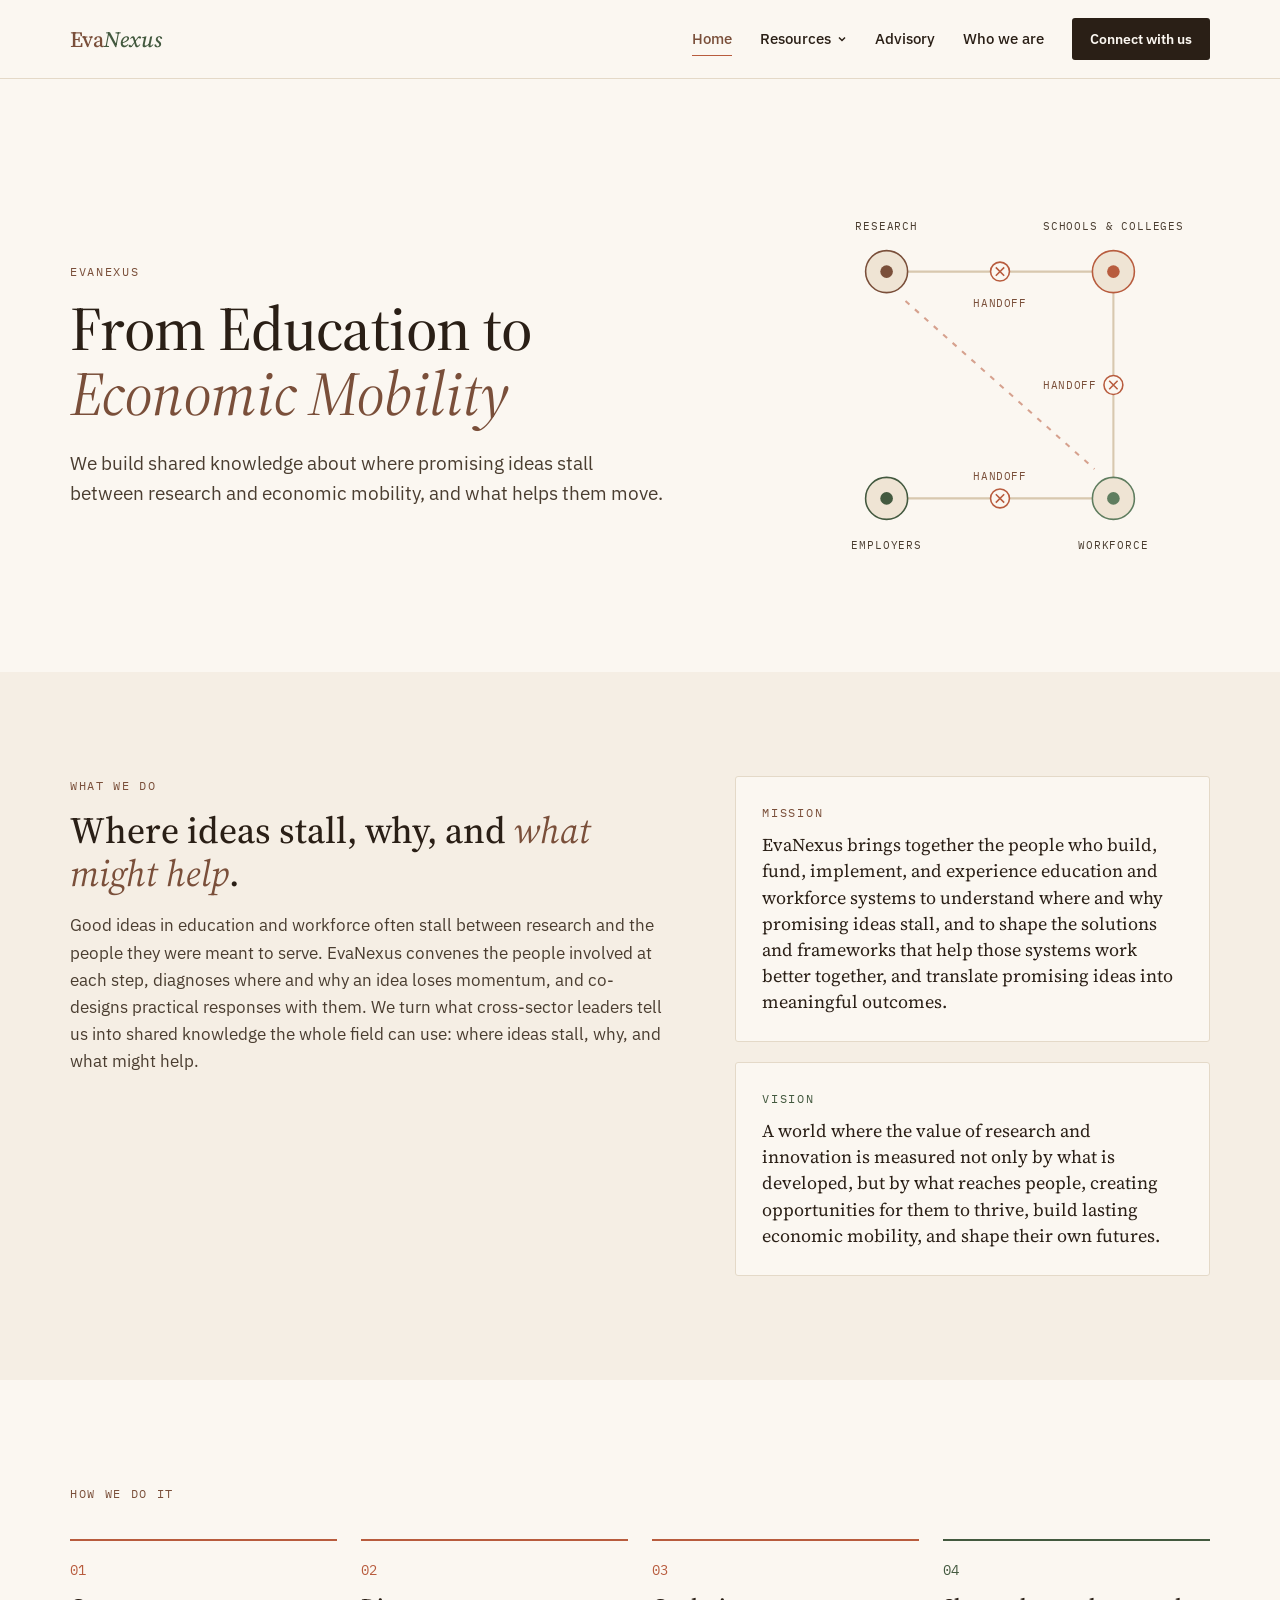
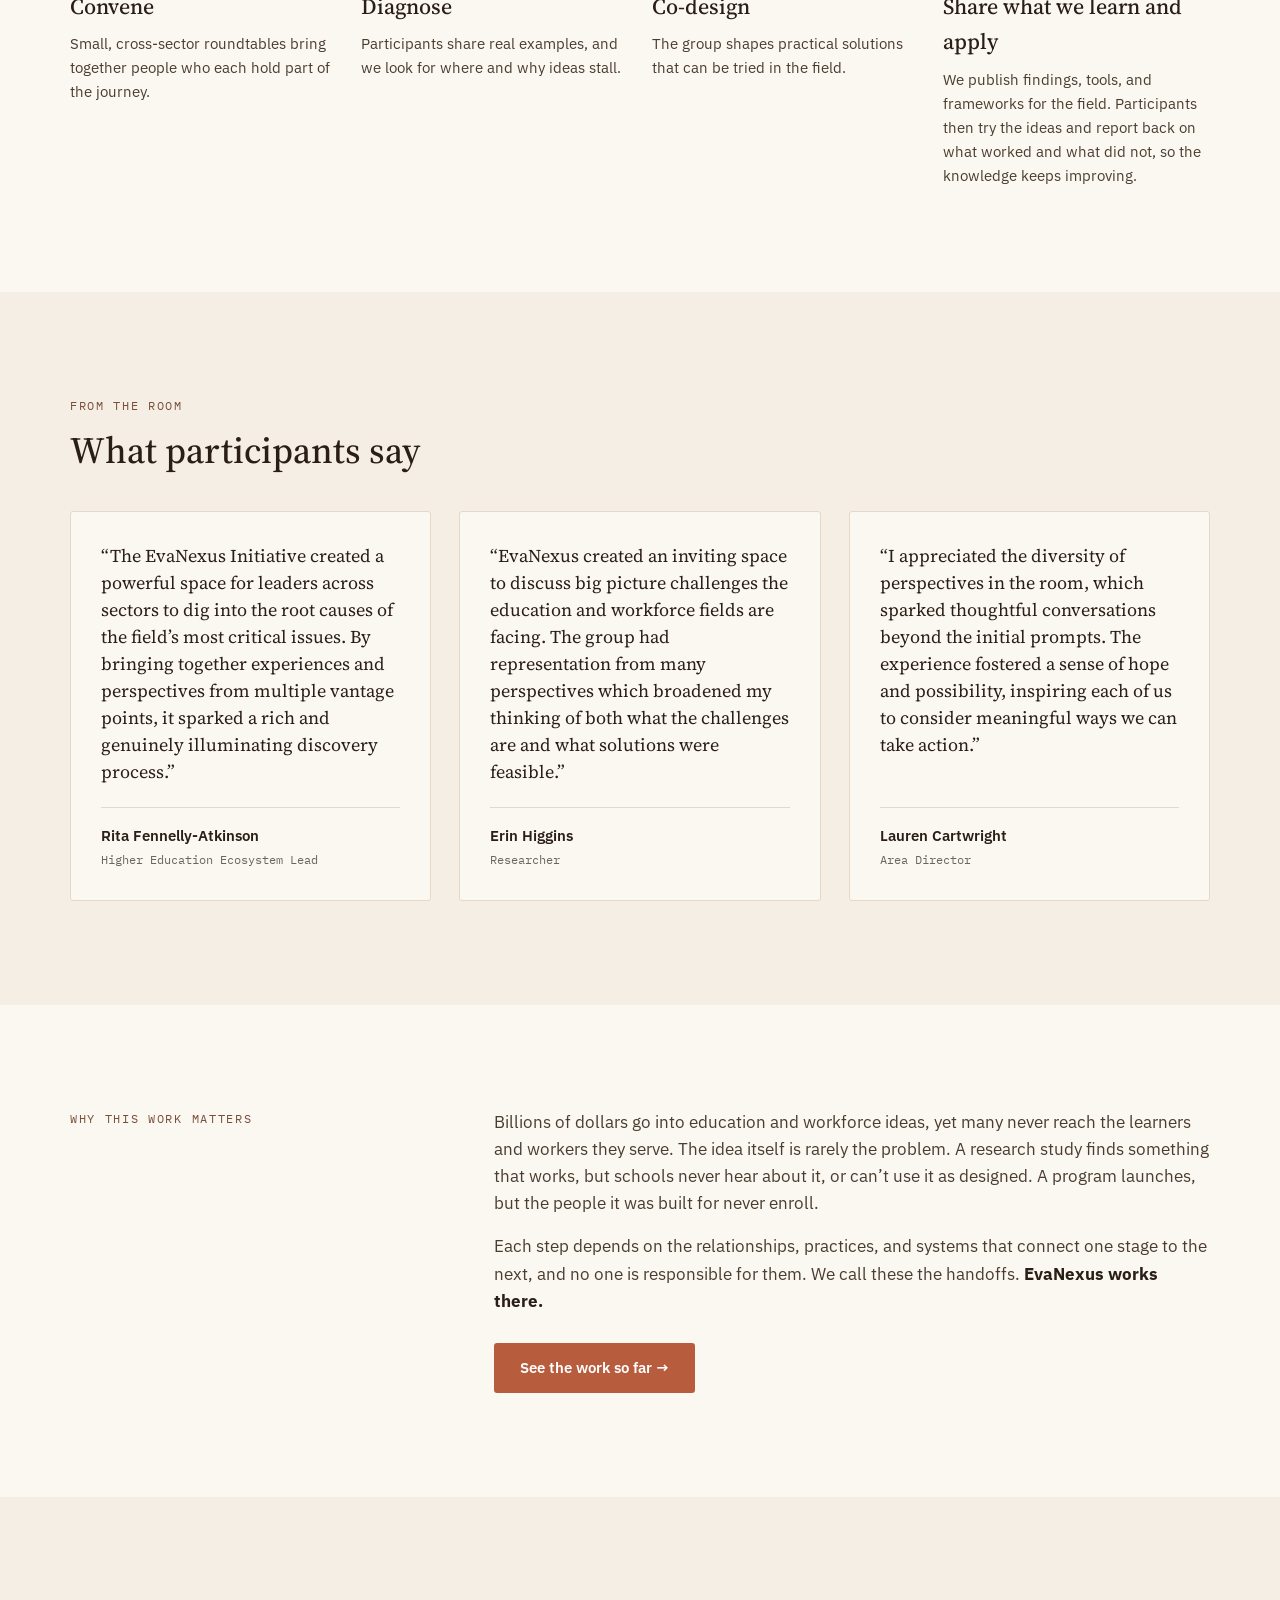
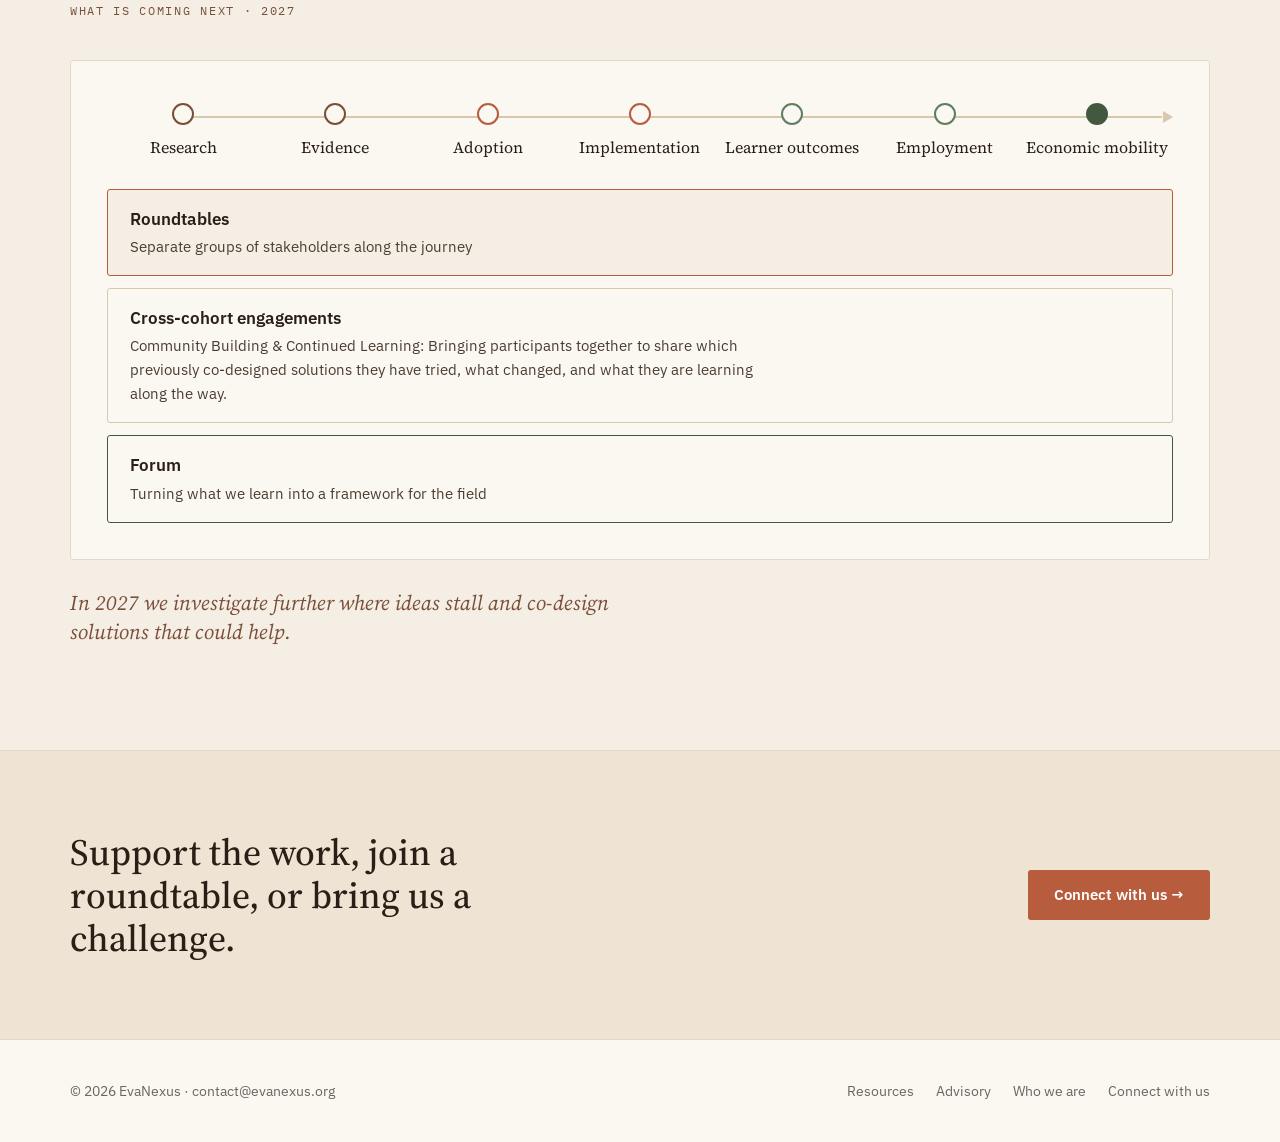
<file: index.html>
<!doctype html>
<html lang="en">
<head>
<meta charset="utf-8">
<meta name="viewport" content="width=device-width, initial-scale=1">
<title>EvaNexus | From Education to Economic Mobility</title>
<meta name="description" content="EvaNexus builds shared knowledge about where promising education and workforce ideas stall between research and economic mobility, and what helps them move.">
<meta property="og:title" content="EvaNexus | From Education to Economic Mobility">
<meta property="og:description" content="EvaNexus builds shared knowledge about where promising education and workforce ideas stall between research and economic mobility, and what helps them move.">
<meta property="og:image" content="https://evanexus.org/images/evanexus-share.png">
<meta property="og:url" content="https://evanexus.org/">
<meta property="og:type" content="website">
<meta name="twitter:card" content="summary_large_image">
<link rel="icon" href="images/favicon.svg" type="image/svg+xml">
<link rel="preconnect" href="https://fonts.googleapis.com">
<link rel="preconnect" href="https://fonts.gstatic.com" crossorigin>
<link rel="stylesheet" href="https://fonts.googleapis.com/css2?family=Source+Serif+4:ital,opsz,wght@0,8..60,400..600;1,8..60,400..600&amp;family=IBM+Plex+Sans:wght@400;500;600&amp;family=IBM+Plex+Mono:wght@400;500&amp;display=swap">
<link rel="stylesheet" href="site.css">
</head>
<body>
<div style="background: #FBF7F1; color: #2A1F16; font-family: 'IBM Plex Sans', -apple-system, 'Segoe UI', sans-serif; font-size: 16px; line-height: 1.6">

<header style="position: sticky; top: 0; z-index: 10; background: #FBF7F1; border-bottom: 1px solid #E4D9C8">
<nav aria-label="Main" style="max-width: 1140px; margin: 0 auto; padding: 18px clamp(20px, 5vw, 64px); display: flex; flex-wrap: wrap; align-items: center; justify-content: space-between; gap: 16px">
<a href="index.html" style="font-family: 'Source Serif 4', Georgia, serif; font-weight: 500; font-size: 22px; color: #7A4F3A; text-decoration: none">Eva<span style="font-style: italic; color: #43593F">Nexus</span></a>
<div style="display: flex; flex-wrap: wrap; align-items: center; gap: 28px; font-size: 15px; font-weight: 500">
<a href="index.html" style="color: #7A4F3A; text-decoration: none; border-bottom: 1.5px solid #B85C3E; padding: 4px 0">Home</a>
<div class="enx-dd" style="position: relative">
<a href="resources.html" aria-haspopup="true" style="display: inline-flex; align-items: center; gap: 6px; color: #2A1F16; text-decoration: none; padding: 4px 0;">Resources <svg width="10" height="10" viewBox="0 0 10 10" fill="none" stroke="currentColor" stroke-width="1.5" aria-hidden="true"><path d="M2 3.5l3 3 3-3"></path></svg></a>
<div class="enx-menu" style="position: absolute; top: 100%; left: -14px; padding-top: 10px; z-index: 20">
<div style="display: flex; flex-direction: column; min-width: 230px; background: #FBF7F1; border: 1px solid #E4D9C8; border-radius: 3px; box-shadow: 0 8px 24px rgba(42, 31, 22, 0.1); padding: 6px">
<a href="resources.html#blog" style="display: flex; align-items: center; gap: 10px; padding: 10px 14px; border-radius: 3px; color: #2A1F16; text-decoration: none; font-size: 15px; font-weight: 500; white-space: nowrap"><svg width="16" height="16" viewBox="0 0 16 16" fill="none" stroke="#7A4F3A" stroke-width="1.4" stroke-linecap="round" stroke-linejoin="round" aria-hidden="true"><path d="M10.5 2.5l3 3L6 13H3v-3z"></path><path d="M9 4l3 3"></path></svg>Blog</a>
<a href="resources.html#reports" style="display: flex; align-items: center; gap: 10px; padding: 10px 14px; border-radius: 3px; color: #2A1F16; text-decoration: none; font-size: 15px; font-weight: 500; white-space: nowrap"><svg width="16" height="16" viewBox="0 0 16 16" fill="none" stroke="#7A4F3A" stroke-width="1.4" stroke-linecap="round" stroke-linejoin="round" aria-hidden="true"><path d="M4 1.5h5.5L12.5 4.5V14.5H4z"></path><path d="M9.5 1.5v3h3M6 8h4.5M6 10.5h4.5"></path></svg>White Papers/Reports</a>
<a href="resources.html#frameworks" style="display: flex; align-items: center; gap: 10px; padding: 10px 14px; border-radius: 3px; color: #2A1F16; text-decoration: none; font-size: 15px; font-weight: 500; white-space: nowrap"><svg width="16" height="16" viewBox="0 0 16 16" fill="none" stroke="#7A4F3A" stroke-width="1.4" stroke-linecap="round" stroke-linejoin="round" aria-hidden="true"><rect x="2" y="2" width="5" height="5"></rect><rect x="9" y="2" width="5" height="5"></rect><rect x="2" y="9" width="5" height="5"></rect><path d="M11.5 9v5M9 11.5h5"></path></svg>Frameworks</a>
</div>
</div>
</div>
<a href="advisory.html" style="color: #2A1F16; text-decoration: none; padding: 4px 0">Advisory</a>
<a href="who-we-are.html" style="color: #2A1F16; text-decoration: none; padding: 4px 0">Who we are</a>
<a href="connect.html" style="background: #2A1F16; color: #FBF7F1; text-decoration: none; padding: 10px 18px; border-radius: 3px; font-weight: 600; font-size: 14px">Connect with us</a>
</div>
</nav>
</header>

<section style="padding: clamp(56px, 8vw, 96px) 0 clamp(48px, 6vw, 80px)">
<div style="max-width: 1140px; margin: 0 auto; padding: 0 clamp(20px, 5vw, 64px); display: flex; flex-wrap: wrap; align-items: center; gap: clamp(32px, 5vw, 64px)">
<div style="flex: 1 1 460px; min-width: 0">
<p style="margin: 0 0 14px; font-family: 'IBM Plex Mono', ui-monospace, monospace; font-size: 12px; letter-spacing: 0.14em; text-transform: uppercase; color: #7A4F3A">EvaNexus</p>
<h1 style="margin: 0 0 22px; font-family: 'Source Serif 4', Georgia, serif; font-weight: 500; font-size: clamp(40px, 5.2vw, 62px); line-height: 1.05; letter-spacing: -0.01em; color: #2A1F16">From Education to <em style="font-weight: 400; color: #7A4F3A">Economic Mobility</em></h1>
<p style="margin: 0; font-size: 19px; color: #4A3D30; max-width: 54ch">We build shared knowledge about where promising ideas stall between research and economic mobility, and what helps them move.</p>
</div>
<div style="flex: 1 1 320px; max-width: 420px; margin: 0 auto">
<svg viewBox="0 0 400 400" role="img" aria-label="Research, schools and colleges, workforce and employers, connected by handoffs where ideas stall" style="width: 100%; display: block">
<g fill="none" stroke-width="2"><path d="M110 92H290M308 110V290M290 308H110" stroke="#D8C8AF"></path><path d="M110 120L290 280" stroke="#B85C3E" stroke-dasharray="5 7" opacity="0.55"></path></g>
<g stroke="#B85C3E" stroke-width="1.5" fill="#FBF7F1"><circle cx="200" cy="92" r="9"></circle><circle cx="308" cy="200" r="9"></circle><circle cx="200" cy="308" r="9"></circle></g>
<g stroke="#B85C3E" stroke-width="1.5" fill="none"><path d="M196 88l8 8m0-8l-8 8M304 196l8 8m0-8l-8 8M196 304l8 8m0-8l-8 8"></path></g>
<g fill="#EFE4D4" stroke-width="1.5"><circle cx="92" cy="92" r="20" stroke="#7A4F3A"></circle><circle cx="308" cy="92" r="20" stroke="#B85C3E"></circle><circle cx="308" cy="308" r="20" stroke="#5F7D5F"></circle><circle cx="92" cy="308" r="20" stroke="#43593F"></circle></g>
<circle cx="92" cy="92" r="6" fill="#7A4F3A"></circle><circle cx="308" cy="92" r="6" fill="#B85C3E"></circle><circle cx="308" cy="308" r="6" fill="#5F7D5F"></circle><circle cx="92" cy="308" r="6" fill="#43593F"></circle>
<g font-family="IBM Plex Mono, monospace" font-size="10.5" letter-spacing="0.8" fill="#4A3D30" text-anchor="middle"><text x="92" y="52">RESEARCH</text><text x="308" y="52">SCHOOLS &amp; COLLEGES</text><text x="308" y="356">WORKFORCE</text><text x="92" y="356">EMPLOYERS</text></g>
<g font-family="IBM Plex Mono, monospace" font-size="10" letter-spacing="0.6" fill="#7A4F3A"><text x="200" y="126" text-anchor="middle">HANDOFF</text><text x="292" y="204" text-anchor="end">HANDOFF</text><text x="200" y="290" text-anchor="middle">HANDOFF</text></g>
</svg>
</div>
</div>
</section>

<section style="background: #F5EEE4; padding: clamp(56px, 9vw, 104px) 0">
<div style="max-width: 1140px; margin: 0 auto; padding: 0 clamp(20px, 5vw, 64px); display: flex; flex-wrap: wrap; gap: 40px 64px">
<div style="flex: 1.2 1 440px; min-width: 0">
<p style="margin: 0 0 14px; font-family: 'IBM Plex Mono', ui-monospace, monospace; font-size: 12px; letter-spacing: 0.14em; text-transform: uppercase; color: #7A4F3A">What we do</p>
<h2 style="margin: 0 0 18px; font-family: 'Source Serif 4', Georgia, serif; font-weight: 500; font-size: clamp(28px, 3vw, 37px); line-height: 1.15; color: #2A1F16">Where ideas stall, why, and <em style="font-weight: 400; color: #7A4F3A">what might help</em>.</h2>
<p style="margin: 0; font-size: 17px; color: #4A3D30">Good ideas in education and workforce often stall between research and the people they were meant to serve. EvaNexus convenes the people involved at each step, diagnoses where and why an idea loses momentum, and co-designs practical responses with them. We turn what cross-sector leaders tell us into shared knowledge the whole field can use: where ideas stall, why, and what might help.</p>
</div>
<div style="flex: 1 1 340px; min-width: 0; display: flex; flex-direction: column; gap: 20px">
<div style="background: #FBF7F1; border: 1px solid #E4D9C8; border-radius: 3px; padding: 26px">
<p style="margin: 0 0 10px; font-family: 'IBM Plex Mono', ui-monospace, monospace; font-size: 12px; letter-spacing: 0.14em; text-transform: uppercase; color: #7A4F3A">Mission</p>
<p style="margin: 0; font-family: 'Source Serif 4', Georgia, serif; font-size: 18px; line-height: 1.45; color: #2A1F16">EvaNexus brings together the people who build, fund, implement, and experience education and workforce systems to understand where and why promising ideas stall, and to shape the solutions and frameworks that help those systems work better together, and translate promising ideas into meaningful outcomes.</p>
</div>
<div style="background: #FBF7F1; border: 1px solid #E4D9C8; border-radius: 3px; padding: 26px">
<p style="margin: 0 0 10px; font-family: 'IBM Plex Mono', ui-monospace, monospace; font-size: 12px; letter-spacing: 0.14em; text-transform: uppercase; color: #43593F">Vision</p>
<p style="margin: 0; font-family: 'Source Serif 4', Georgia, serif; font-size: 18px; line-height: 1.45; color: #2A1F16">A world where the value of research and innovation is measured not only by what is developed, but by what reaches people, creating opportunities for them to thrive, build lasting economic mobility, and shape their own futures.</p>
</div>
</div>
</div>
</section>

<section style="padding: clamp(56px, 9vw, 104px) 0">
<div style="max-width: 1140px; margin: 0 auto; padding: 0 clamp(20px, 5vw, 64px)">
<div style="max-width: 660px; margin-bottom: 36px">
<p style="margin: 0 0 14px; font-family: 'IBM Plex Mono', ui-monospace, monospace; font-size: 12px; letter-spacing: 0.14em; text-transform: uppercase; color: #7A4F3A">How we do it</p>

</div>
<div style="display: grid; grid-template-columns: repeat(auto-fit, minmax(230px, 1fr)); gap: 24px">
<div style="border-top: 2px solid #B85C3E; padding-top: 18px">
<p style="margin: 0 0 8px; font-family: 'IBM Plex Mono', ui-monospace, monospace; font-size: 14px; color: #B85C3E">01</p>
<h3 style="margin: 0 0 8px; font-family: 'Source Serif 4', Georgia, serif; font-weight: 500; font-size: 22px; color: #2A1F16">Convene</h3>
<p style="margin: 0; font-size: 15px; color: #4A3D30">Small, cross-sector roundtables bring together people who each hold part of the journey.</p>
</div>
<div style="border-top: 2px solid #B85C3E; padding-top: 18px">
<p style="margin: 0 0 8px; font-family: 'IBM Plex Mono', ui-monospace, monospace; font-size: 14px; color: #B85C3E">02</p>
<h3 style="margin: 0 0 8px; font-family: 'Source Serif 4', Georgia, serif; font-weight: 500; font-size: 22px; color: #2A1F16">Diagnose</h3>
<p style="margin: 0; font-size: 15px; color: #4A3D30">Participants share real examples, and we look for where and why ideas stall.</p>
</div>
<div style="border-top: 2px solid #B85C3E; padding-top: 18px">
<p style="margin: 0 0 8px; font-family: 'IBM Plex Mono', ui-monospace, monospace; font-size: 14px; color: #B85C3E">03</p>
<h3 style="margin: 0 0 8px; font-family: 'Source Serif 4', Georgia, serif; font-weight: 500; font-size: 22px; color: #2A1F16">Co-design</h3>
<p style="margin: 0; font-size: 15px; color: #4A3D30">The group shapes practical solutions that can be tried in the field.</p>
</div>
<div style="border-top: 2px solid #43593F; padding-top: 18px">
<p style="margin: 0 0 8px; font-family: 'IBM Plex Mono', ui-monospace, monospace; font-size: 14px; color: #43593F">04</p>
<h3 style="margin: 0 0 8px; font-family: 'Source Serif 4', Georgia, serif; font-weight: 500; font-size: 22px; color: #2A1F16">Share what we learn and apply</h3>
<p style="margin: 0; font-size: 15px; color: #4A3D30">We publish findings, tools, and frameworks for the field. Participants then try the ideas and report back on what worked and what did not, so the knowledge keeps improving.</p>
</div>
</div>
</div>
</section><section style="background: #F5EEE4; padding: clamp(56px, 9vw, 104px) 0">
<div style="max-width: 1140px; margin: 0 auto; padding: 0 clamp(20px, 5vw, 64px)">
<div style="max-width: 660px; margin-bottom: 40px">
<p style="margin: 0 0 14px; font-family: 'IBM Plex Mono', ui-monospace, monospace; font-size: 12px; letter-spacing: 0.14em; text-transform: uppercase; color: #7A4F3A">From the room</p>
<h2 style="margin: 0; font-family: 'Source Serif 4', Georgia, serif; font-weight: 500; font-size: clamp(28px, 3vw, 37px); line-height: 1.15; color: #2A1F16">What participants say</h2>
</div>
<div style="display: grid; grid-template-columns: repeat(auto-fit, minmax(290px, 1fr)); gap: 28px">
<figure style="margin: 0; display: flex; flex-direction: column; justify-content: space-between; gap: 22px; background: #FBF7F1; border: 1px solid #E4D9C8; border-radius: 3px; padding: 30px">
<blockquote style="margin: 0; font-family: 'Source Serif 4', Georgia, serif; font-size: 18px; line-height: 1.5; color: #2A1F16">“The EvaNexus Initiative created a powerful space for leaders across sectors to dig into the root causes of the field’s most critical issues. By bringing together experiences and perspectives from multiple vantage points, it sparked a rich and genuinely illuminating discovery process.”</blockquote>
<figcaption style="display: flex; flex-direction: column; gap: 2px; padding-top: 16px; border-top: 1px solid #E4D9C8"><span style="font-weight: 600; font-size: 15px; color: #2A1F16">Rita Fennelly-Atkinson</span><span style="font-family: 'IBM Plex Mono', ui-monospace, monospace; font-size: 12px; color: #6B6560">Higher Education Ecosystem Lead</span></figcaption>
</figure>
<figure style="margin: 0; display: flex; flex-direction: column; justify-content: space-between; gap: 22px; background: #FBF7F1; border: 1px solid #E4D9C8; border-radius: 3px; padding: 30px">
<blockquote style="margin: 0; font-family: 'Source Serif 4', Georgia, serif; font-size: 18px; line-height: 1.5; color: #2A1F16">“EvaNexus created an inviting space to discuss big picture challenges the education and workforce fields are facing. The group had representation from many perspectives which broadened my thinking of both what the challenges are and what solutions were feasible.”</blockquote>
<figcaption style="display: flex; flex-direction: column; gap: 2px; padding-top: 16px; border-top: 1px solid #E4D9C8"><span style="font-weight: 600; font-size: 15px; color: #2A1F16">Erin Higgins</span><span style="font-family: 'IBM Plex Mono', ui-monospace, monospace; font-size: 12px; color: #6B6560">Researcher</span></figcaption>
</figure>
<figure style="margin: 0; display: flex; flex-direction: column; justify-content: space-between; gap: 22px; background: #FBF7F1; border: 1px solid #E4D9C8; border-radius: 3px; padding: 30px">
<blockquote style="margin: 0; font-family: 'Source Serif 4', Georgia, serif; font-size: 18px; line-height: 1.5; color: #2A1F16">“I appreciated the diversity of perspectives in the room, which sparked thoughtful conversations beyond the initial prompts. The experience fostered a sense of hope and possibility, inspiring each of us to consider meaningful ways we can take action.”</blockquote>
<figcaption style="display: flex; flex-direction: column; gap: 2px; padding-top: 16px; border-top: 1px solid #E4D9C8"><span style="font-weight: 600; font-size: 15px; color: #2A1F16">Lauren Cartwright</span><span style="font-family: 'IBM Plex Mono', ui-monospace, monospace; font-size: 12px; color: #6B6560">Area Director</span></figcaption>
</figure>
</div>
</div>
</section><section style="padding: clamp(56px, 9vw, 104px) 0">
<div style="max-width: 1140px; margin: 0 auto; padding: 0 clamp(20px, 5vw, 64px); display: flex; flex-wrap: wrap; align-items: flex-start; gap: 32px 64px">
<div style="flex: 0 1 360px; min-width: 0">
<p style="margin: 0 0 14px; font-family: 'IBM Plex Mono', ui-monospace, monospace; font-size: 12px; letter-spacing: 0.14em; text-transform: uppercase; color: #7A4F3A">Why this work matters</p>
</div>
<div style="flex: 1 1 480px; min-width: 0">
<p style="margin: 0 0 16px; font-size: 17px; color: #4A3D30">Billions of dollars go into education and workforce ideas, yet many never reach the learners and workers they serve. The idea itself is rarely the problem. A research study finds something that works, but schools never hear about it, or can’t use it as designed. A program launches, but the people it was built for never enroll.</p>
<p style="margin: 0 0 28px; font-size: 17px; color: #4A3D30">Each step depends on the relationships, practices, and systems that connect one stage to the next, and no one is responsible for them. We call these the handoffs. <strong style="color: #2A1F16">EvaNexus works there.</strong></p>
<a href="resources.html#reports" style="display: inline-block; background: #B85C3E; color: #FFFFFF; text-decoration: none; padding: 13px 26px; border-radius: 3px; font-weight: 600; font-size: 15px">See the work so far →</a>
</div>
</div>
</section>





<section style="background: #F5EEE4; padding: clamp(56px, 9vw, 104px) 0">
<div style="max-width: 1140px; margin: 0 auto; padding: 0 clamp(20px, 5vw, 64px)">
<div style="max-width: 660px; margin-bottom: 40px">
<p style="margin: 0 0 14px; font-family: 'IBM Plex Mono', ui-monospace, monospace; font-size: 12px; letter-spacing: 0.14em; text-transform: uppercase; color: #7A4F3A">What is coming next · 2027</p>

</div>
<div style="background: #FBF7F1; border: 1px solid #E4D9C8; border-radius: 3px; padding: clamp(20px, 3vw, 36px)">
<div style="overflow-x: auto">
<div style="min-width: 760px; position: relative; padding-top: 6px">
<div style="position: absolute; left: 7%; right: 1%; top: 19px; height: 2px; background: #D8C8AF"></div>
<div style="position: absolute; right: 0; top: 14px; width: 0; height: 0; border-top: 6px solid transparent; border-bottom: 6px solid transparent; border-left: 10px solid #D8C8AF"></div>
<div style="display: grid; grid-template-columns: repeat(7, minmax(0, 1fr)); position: relative">
<div style="display: flex; flex-direction: column; align-items: center; gap: 12px; text-align: center"><span style="width: 22px; height: 22px; box-sizing: border-box; border-radius: 50%; background: #FBF7F1; border: 2px solid #7A4F3A"></span><span style="font-family: 'Source Serif 4', Georgia, serif; font-size: 16px; line-height: 1.25; color: #2A1F16">Research</span></div>
<div style="display: flex; flex-direction: column; align-items: center; gap: 12px; text-align: center"><span style="width: 22px; height: 22px; box-sizing: border-box; border-radius: 50%; background: #FBF7F1; border: 2px solid #7A4F3A"></span><span style="font-family: 'Source Serif 4', Georgia, serif; font-size: 16px; line-height: 1.25; color: #2A1F16">Evidence</span></div>
<div style="display: flex; flex-direction: column; align-items: center; gap: 12px; text-align: center"><span style="width: 22px; height: 22px; box-sizing: border-box; border-radius: 50%; background: #FBF7F1; border: 2px solid #B85C3E"></span><span style="font-family: 'Source Serif 4', Georgia, serif; font-size: 16px; line-height: 1.25; color: #2A1F16">Adoption</span></div>
<div style="display: flex; flex-direction: column; align-items: center; gap: 12px; text-align: center"><span style="width: 22px; height: 22px; box-sizing: border-box; border-radius: 50%; background: #FBF7F1; border: 2px solid #B85C3E"></span><span style="font-family: 'Source Serif 4', Georgia, serif; font-size: 16px; line-height: 1.25; color: #2A1F16">Implementation</span></div>
<div style="display: flex; flex-direction: column; align-items: center; gap: 12px; text-align: center"><span style="width: 22px; height: 22px; box-sizing: border-box; border-radius: 50%; background: #FBF7F1; border: 2px solid #5F7D5F"></span><span style="font-family: 'Source Serif 4', Georgia, serif; font-size: 16px; line-height: 1.25; color: #2A1F16">Learner outcomes</span></div>
<div style="display: flex; flex-direction: column; align-items: center; gap: 12px; text-align: center"><span style="width: 22px; height: 22px; box-sizing: border-box; border-radius: 50%; background: #FBF7F1; border: 2px solid #5F7D5F"></span><span style="font-family: 'Source Serif 4', Georgia, serif; font-size: 16px; line-height: 1.25; color: #2A1F16">Employment</span></div>
<div style="display: flex; flex-direction: column; align-items: center; gap: 12px; text-align: center"><span style="width: 22px; height: 22px; box-sizing: border-box; border-radius: 50%; background: #43593F; border: 2px solid #43593F"></span><span style="font-family: 'Source Serif 4', Georgia, serif; font-size: 16px; line-height: 1.25; color: #2A1F16">Economic mobility</span></div>
</div>
</div>
</div>
<div style="display: flex; flex-direction: column; gap: 12px; margin-top: 32px">
<div style="background: #F5EEE4; border: 1px solid #B85C3E; border-radius: 3px; padding: 16px 22px; display: flex; flex-wrap: wrap; align-items: baseline; justify-content: space-between; gap: 4px 24px">
<div style="min-width: 0"><p style="margin: 0; font-weight: 600; font-size: 17px; color: #2A1F16">Roundtables</p><p style="margin: 2px 0 0; font-size: 15px; color: #4A3D30">Separate groups of stakeholders along the journey</p></div>
</div>
<div style="background: #FBF7F1; border: 1px solid #D8C8AF; border-radius: 3px; padding: 16px 22px; display: flex; flex-wrap: wrap; align-items: baseline; justify-content: space-between; gap: 4px 24px">
<div style="min-width: 0"><p style="margin: 0; font-weight: 600; font-size: 17px; color: #2A1F16">Cross-cohort engagements</p><p style="margin: 2px 0 0; font-size: 15px; color: #4A3D30; max-width: 72ch">Community Building &amp; Continued Learning: Bringing participants together to share which previously co-designed solutions they have tried, what changed, and what they are learning along the way.</p></div>
</div>
<div style="background: #FBF7F1; border: 1px solid #43593F; border-radius: 3px; padding: 16px 22px; display: flex; flex-wrap: wrap; align-items: baseline; justify-content: space-between; gap: 4px 24px">
<div style="min-width: 0"><p style="margin: 0; font-weight: 600; font-size: 17px; color: #2A1F16">Forum</p><p style="margin: 2px 0 0; font-size: 15px; color: #4A3D30">Turning what we learn into a framework for the field</p></div>
</div>
</div>
</div>
<p style="margin: 28px 0 0; font-family: 'Source Serif 4', Georgia, serif; font-style: italic; font-size: 21px; line-height: 1.4; color: #7A4F3A; max-width: 52ch">In 2027 we investigate further where ideas stall and co-design solutions that could help.</p>
</div>
</section>

<section style="background: #EFE4D4; border-top: 1px solid #E4D9C8; padding: clamp(48px, 7vw, 80px) 0">
<div style="max-width: 1140px; margin: 0 auto; padding: 0 clamp(20px, 5vw, 64px); display: flex; flex-wrap: wrap; align-items: center; justify-content: space-between; gap: 28px">
<h2 style="margin: 0; max-width: 24ch; font-family: 'Source Serif 4', Georgia, serif; font-weight: 500; font-size: clamp(28px, 3vw, 37px); line-height: 1.15; color: #2A1F16">Support the work, join a roundtable, or bring us a challenge.</h2>
<a href="connect.html" style="background: #B85C3E; color: #FFFFFF; text-decoration: none; padding: 13px 26px; border-radius: 3px; font-weight: 600; font-size: 15px">Connect with us →</a>
</div>
</section>

<footer style="border-top: 1px solid #E4D9C8; padding: 40px 0">
<div style="max-width: 1140px; margin: 0 auto; padding: 0 clamp(20px, 5vw, 64px); display: flex; flex-wrap: wrap; align-items: center; justify-content: space-between; gap: 16px; font-size: 14px; color: #6B6560">
<span>© 2026 EvaNexus · <a href="mailto:contact@evanexus.org" style="color: #6B6560; text-decoration: none">contact@evanexus.org</a></span>
<div style="display: flex; flex-wrap: wrap; gap: 22px">
<a href="resources.html" style="color: #6B6560; text-decoration: none">Resources</a>
<a href="advisory.html" style="color: #6B6560; text-decoration: none">Advisory</a>
<a href="who-we-are.html" style="color: #6B6560; text-decoration: none">Who we are</a>
<a href="connect.html" style="color: #6B6560; text-decoration: none">Connect with us</a>
</div>
</div>
</footer>

</div>
</body>
</html>
</file>
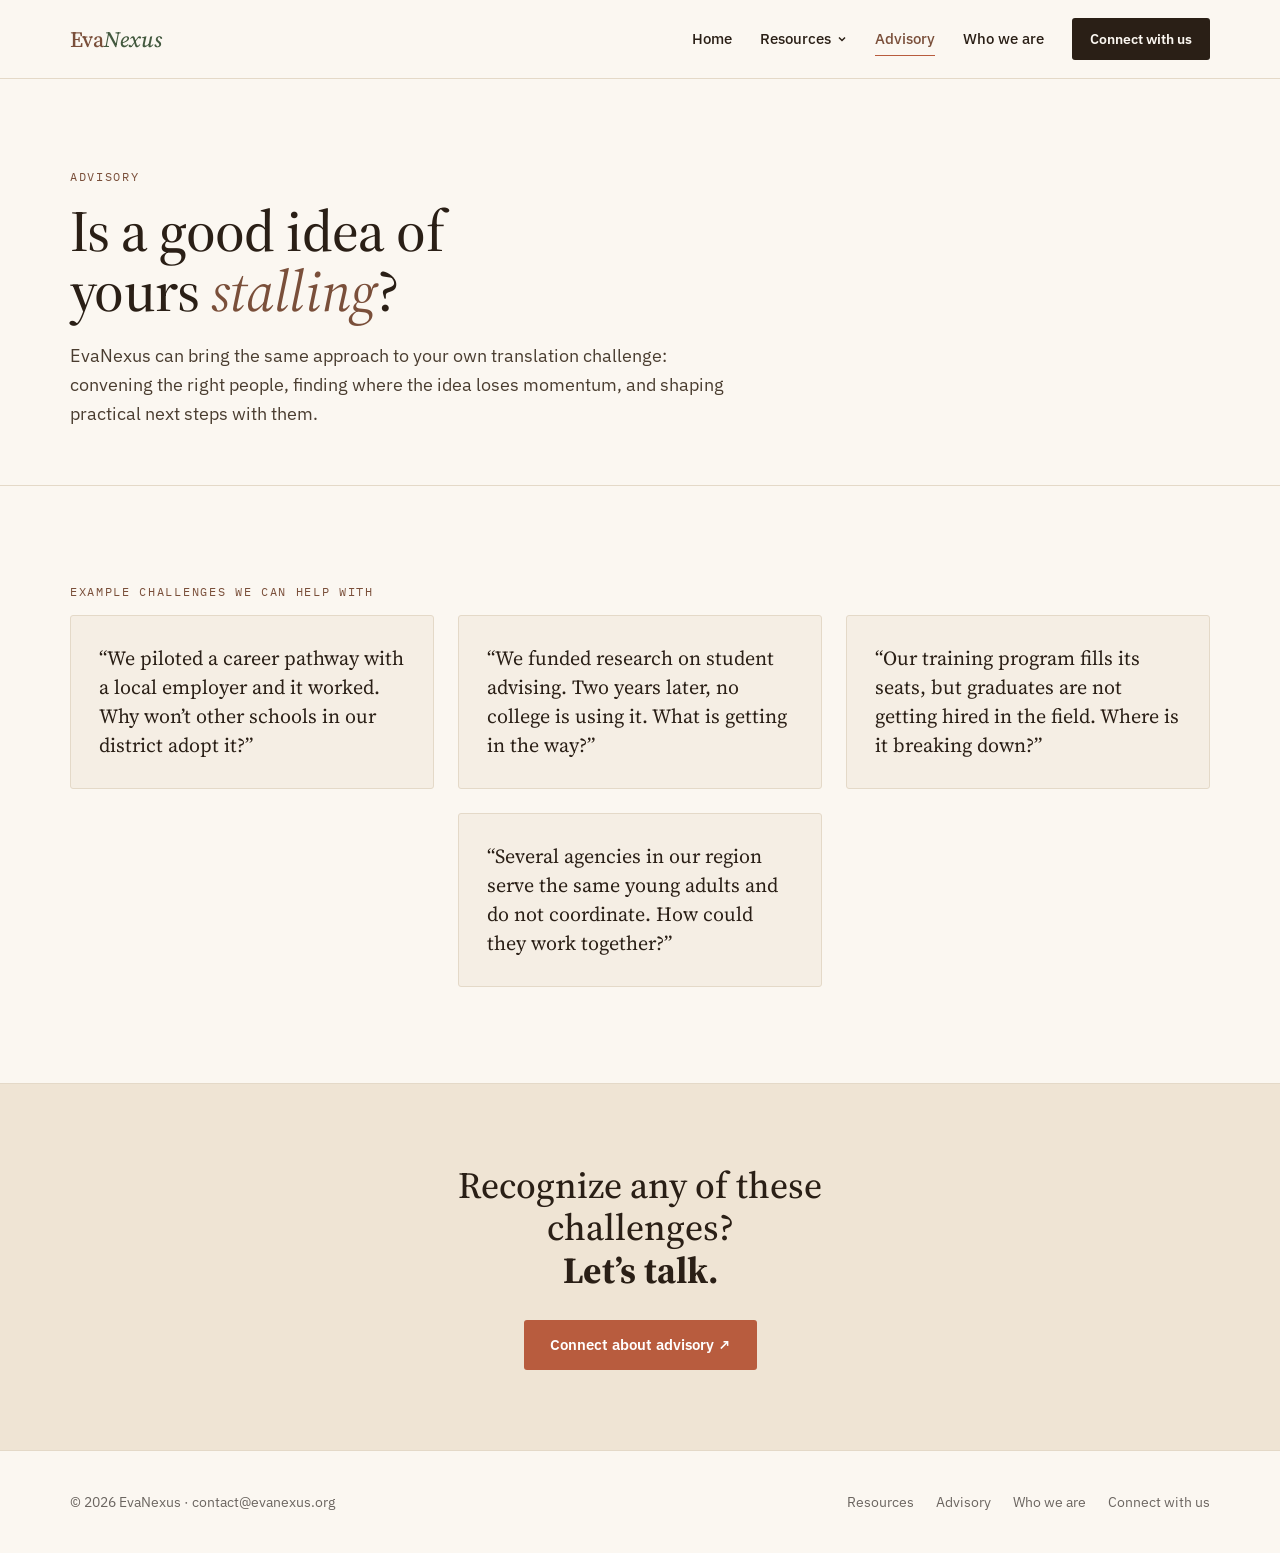
<file: advisory.html>
<!doctype html>
<html lang="en">
<head>
<meta charset="utf-8">
<meta name="viewport" content="width=device-width, initial-scale=1">
<title>Advisory | EvaNexus</title>
<meta name="description" content="EvaNexus builds shared knowledge about where promising education and workforce ideas stall between research and economic mobility, and what helps them move.">
<meta property="og:title" content="Advisory | EvaNexus">
<meta property="og:description" content="EvaNexus builds shared knowledge about where promising education and workforce ideas stall between research and economic mobility, and what helps them move.">
<meta property="og:image" content="https://evanexus.org/images/evanexus-share.png">
<meta property="og:url" content="https://evanexus.org/advisory">
<meta property="og:type" content="website">
<meta name="twitter:card" content="summary_large_image">
<link rel="icon" href="images/favicon.svg" type="image/svg+xml">
<link rel="preconnect" href="https://fonts.googleapis.com">
<link rel="preconnect" href="https://fonts.gstatic.com" crossorigin>
<link rel="stylesheet" href="https://fonts.googleapis.com/css2?family=Source+Serif+4:ital,opsz,wght@0,8..60,400..600;1,8..60,400..600&amp;family=IBM+Plex+Sans:wght@400;500;600&amp;family=IBM+Plex+Mono:wght@400;500&amp;display=swap">
<link rel="stylesheet" href="site.css">
</head>
<body>
<div style="background: #FBF7F1; color: #2A1F16; font-family: 'IBM Plex Sans', -apple-system, 'Segoe UI', sans-serif; font-size: 16px; line-height: 1.6">

<header style="position: sticky; top: 0; z-index: 10; background: #FBF7F1; border-bottom: 1px solid #E4D9C8">
<nav aria-label="Main" style="max-width: 1140px; margin: 0 auto; padding: 18px clamp(20px, 5vw, 64px); display: flex; flex-wrap: wrap; align-items: center; justify-content: space-between; gap: 16px">
<a href="index.html" style="font-family: 'Source Serif 4', Georgia, serif; font-weight: 500; font-size: 22px; color: #7A4F3A; text-decoration: none">Eva<span style="font-style: italic; color: #43593F">Nexus</span></a>
<div style="display: flex; flex-wrap: wrap; align-items: center; gap: 28px; font-size: 15px; font-weight: 500">
<a href="index.html" style="color: #2A1F16; text-decoration: none; padding: 4px 0">Home</a>
<div class="enx-dd" style="position: relative">
<a href="resources.html" aria-haspopup="true" style="display: inline-flex; align-items: center; gap: 6px; color: #2A1F16; text-decoration: none; padding: 4px 0;">Resources <svg width="10" height="10" viewBox="0 0 10 10" fill="none" stroke="currentColor" stroke-width="1.5" aria-hidden="true"><path d="M2 3.5l3 3 3-3"></path></svg></a>
<div class="enx-menu" style="position: absolute; top: 100%; left: -14px; padding-top: 10px; z-index: 20">
<div style="display: flex; flex-direction: column; min-width: 230px; background: #FBF7F1; border: 1px solid #E4D9C8; border-radius: 3px; box-shadow: 0 8px 24px rgba(42, 31, 22, 0.1); padding: 6px">
<a href="resources.html#blog" style="display: flex; align-items: center; gap: 10px; padding: 10px 14px; border-radius: 3px; color: #2A1F16; text-decoration: none; font-size: 15px; font-weight: 500; white-space: nowrap"><svg width="16" height="16" viewBox="0 0 16 16" fill="none" stroke="#7A4F3A" stroke-width="1.4" stroke-linecap="round" stroke-linejoin="round" aria-hidden="true"><path d="M10.5 2.5l3 3L6 13H3v-3z"></path><path d="M9 4l3 3"></path></svg>Blog</a>
<a href="resources.html#reports" style="display: flex; align-items: center; gap: 10px; padding: 10px 14px; border-radius: 3px; color: #2A1F16; text-decoration: none; font-size: 15px; font-weight: 500; white-space: nowrap"><svg width="16" height="16" viewBox="0 0 16 16" fill="none" stroke="#7A4F3A" stroke-width="1.4" stroke-linecap="round" stroke-linejoin="round" aria-hidden="true"><path d="M4 1.5h5.5L12.5 4.5V14.5H4z"></path><path d="M9.5 1.5v3h3M6 8h4.5M6 10.5h4.5"></path></svg>White Papers/Reports</a>
<a href="resources.html#frameworks" style="display: flex; align-items: center; gap: 10px; padding: 10px 14px; border-radius: 3px; color: #2A1F16; text-decoration: none; font-size: 15px; font-weight: 500; white-space: nowrap"><svg width="16" height="16" viewBox="0 0 16 16" fill="none" stroke="#7A4F3A" stroke-width="1.4" stroke-linecap="round" stroke-linejoin="round" aria-hidden="true"><rect x="2" y="2" width="5" height="5"></rect><rect x="9" y="2" width="5" height="5"></rect><rect x="2" y="9" width="5" height="5"></rect><path d="M11.5 9v5M9 11.5h5"></path></svg>Frameworks</a>
</div>
</div>
</div>
<a href="advisory.html" style="color: #7A4F3A; text-decoration: none; border-bottom: 1.5px solid #B85C3E; padding: 4px 0">Advisory</a>
<a href="who-we-are.html" style="color: #2A1F16; text-decoration: none; padding: 4px 0">Who we are</a>
<a href="connect.html" style="background: #2A1F16; color: #FBF7F1; text-decoration: none; padding: 10px 18px; border-radius: 3px; font-weight: 600; font-size: 14px">Connect with us</a>
</div>
</nav>
</header>

<section style="padding: clamp(52px, 7vw, 88px) 0 clamp(32px, 5vw, 56px); border-bottom: 1px solid #E4D9C8">
<div style="max-width: 1140px; margin: 0 auto; padding: 0 clamp(20px, 5vw, 64px)">
<p style="margin: 0 0 14px; font-family: 'IBM Plex Mono', ui-monospace, monospace; font-size: 12px; letter-spacing: 0.14em; text-transform: uppercase; color: #7A4F3A">Advisory</p>
<h1 style="margin: 0 0 20px; max-width: 18ch; font-family: 'Source Serif 4', Georgia, serif; font-weight: 500; font-size: clamp(38px, 5vw, 58px); line-height: 1.05; letter-spacing: -0.01em; color: #2A1F16">Is a good idea of yours <em style="font-weight: 400; color: #7A4F3A">stalling</em>?</h1>
<p style="margin: 0; font-size: 18px; color: #4A3D30; max-width: 62ch">EvaNexus can bring the same approach to your own translation challenge: convening the right people, finding where the idea loses momentum, and shaping practical next steps with them.</p>
</div>
</section>

<section style="padding: clamp(56px, 9vw, 96px) 0">
<div style="max-width: 1140px; margin: 0 auto; padding: 0 clamp(20px, 5vw, 64px)">
<p style="margin: 0 0 14px; font-family: 'IBM Plex Mono', ui-monospace, monospace; font-size: 12px; letter-spacing: 0.14em; text-transform: uppercase; color: #7A4F3A">EXAMPLE CHALLENGES WE CAN HELP WITH</p>

<div style="display: grid; grid-template-columns: repeat(auto-fit, minmax(320px, 1fr)); gap: 24px">
<blockquote style="margin: 0; background: #F5EEE4; border: 1px solid #E4D9C8; border-radius: 3px; padding: 28px; font-family: 'Source Serif 4', Georgia, serif; font-size: 20px; line-height: 1.45; color: #2A1F16">“We piloted a career pathway with a local employer and it worked. Why won’t other schools in our district adopt it?”</blockquote>
<blockquote style="margin: 0; background: #F5EEE4; border: 1px solid #E4D9C8; border-radius: 3px; padding: 28px; font-family: 'Source Serif 4', Georgia, serif; font-size: 20px; line-height: 1.45; color: #2A1F16">“We funded research on student advising. Two years later, no college is using it. What is getting in the way?”</blockquote>
<blockquote style="margin: 0; background: #F5EEE4; border: 1px solid #E4D9C8; border-radius: 3px; padding: 28px; font-family: 'Source Serif 4', Georgia, serif; font-size: 20px; line-height: 1.45; color: #2A1F16">“Our training program fills its seats, but graduates are not getting hired in the field. Where is it breaking down?”</blockquote>
<blockquote style="margin: 0; background: #F5EEE4; border: 1px solid #E4D9C8; border-radius: 3px; padding: 28px; font-family: 'Source Serif 4', Georgia, serif; font-size: 20px; line-height: 1.45; color: #2A1F16" class="enx-center-last">“Several agencies in our region serve the same young adults and do not coordinate. How could they work together?”</blockquote>
</div>
</div>
</section>

<section style="background: #EFE4D4; border-top: 1px solid #E4D9C8; padding: clamp(48px, 7vw, 80px) 0">
<div style="max-width: 1140px; margin: 0 auto; padding: 0 clamp(20px, 5vw, 64px); display: flex; flex-direction: column; align-items: center; gap: 28px; text-align: center">
<h2 style="margin: 0; max-width: 30ch; font-family: 'Source Serif 4', Georgia, serif; font-weight: 500; font-size: clamp(28px, 3vw, 37px); line-height: 1.15; color: #2A1F16; text-align: center">Recognize any of these challenges? <br><strong>Let’s talk.</strong></h2>
<a href="https://forms.gle/Bqp2pSr2w9rLmFGt6" target="_blank" rel="noopener" style="background: #B85C3E; color: #FFFFFF; text-decoration: none; padding: 13px 26px; border-radius: 3px; font-weight: 600; font-size: 15px">Connect about advisory ↗</a>
</div>
</section>

<footer style="border-top: 1px solid #E4D9C8; padding: 40px 0">
<div style="max-width: 1140px; margin: 0 auto; padding: 0 clamp(20px, 5vw, 64px); display: flex; flex-wrap: wrap; align-items: center; justify-content: space-between; gap: 16px; font-size: 14px; color: #6B6560">
<span>© 2026 EvaNexus · <a href="mailto:contact@evanexus.org" style="color: #6B6560; text-decoration: none">contact@evanexus.org</a></span>
<div style="display: flex; flex-wrap: wrap; gap: 22px">
<a href="resources.html" style="color: #6B6560; text-decoration: none">Resources</a>
<a href="advisory.html" style="color: #6B6560; text-decoration: none">Advisory</a>
<a href="who-we-are.html" style="color: #6B6560; text-decoration: none">Who we are</a>
<a href="connect.html" style="color: #6B6560; text-decoration: none">Connect with us</a>
</div>
</div>
</footer>

</div>
</body>
</html>
</file>
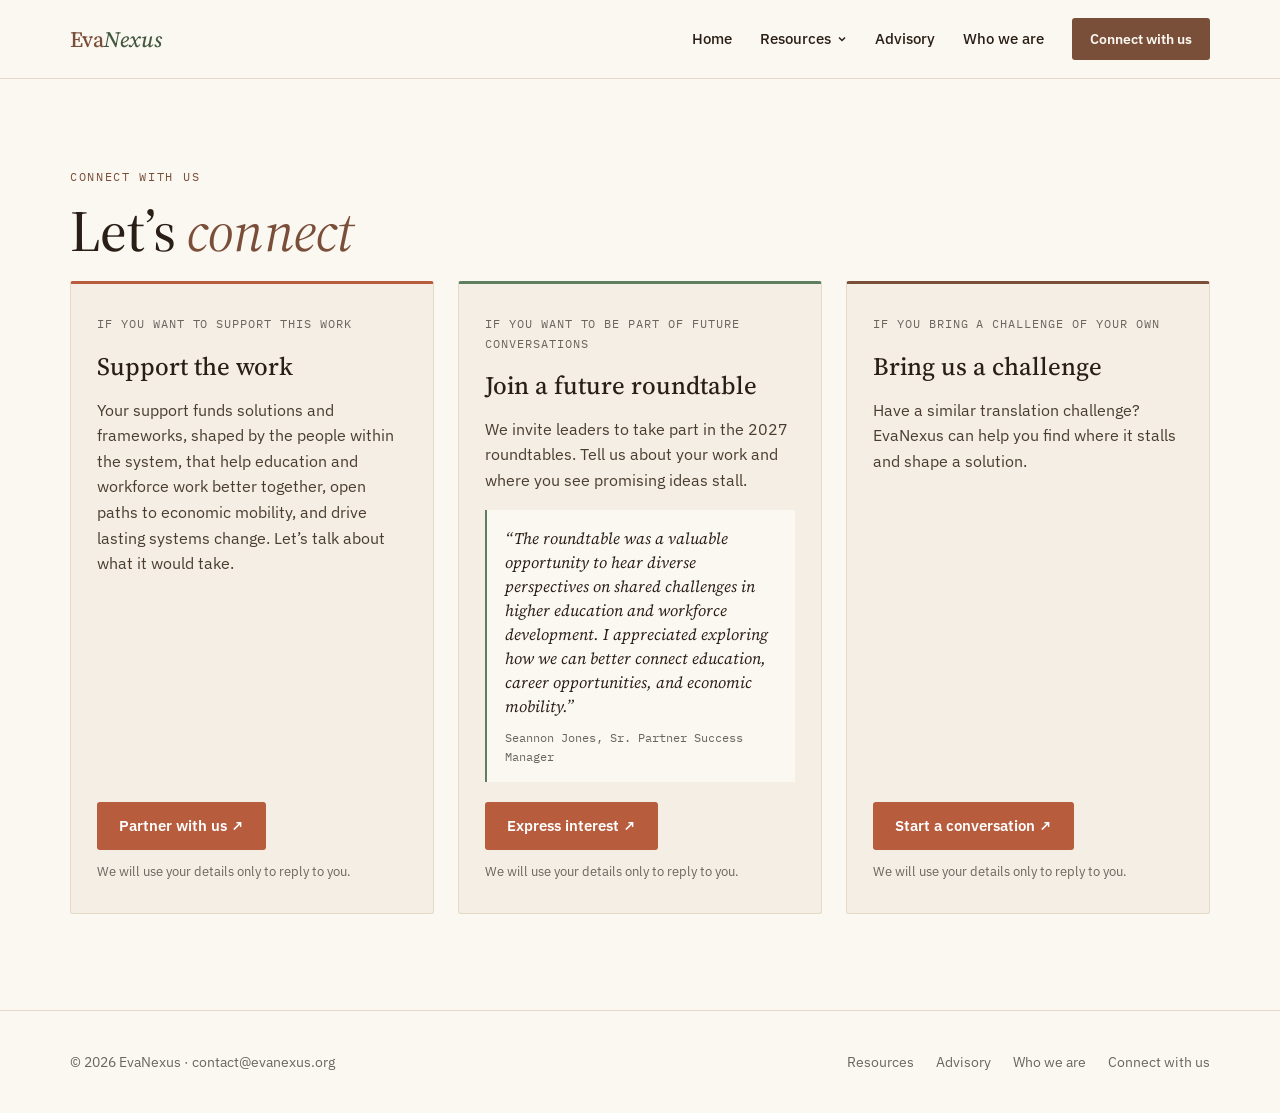
<file: connect.html>
<!doctype html>
<html lang="en">
<head>
<meta charset="utf-8">
<meta name="viewport" content="width=device-width, initial-scale=1">
<title>Connect with us | EvaNexus</title>
<meta name="description" content="EvaNexus builds shared knowledge about where promising education and workforce ideas stall between research and economic mobility, and what helps them move.">
<meta property="og:title" content="Connect with us | EvaNexus">
<meta property="og:description" content="EvaNexus builds shared knowledge about where promising education and workforce ideas stall between research and economic mobility, and what helps them move.">
<meta property="og:image" content="https://evanexus.org/images/evanexus-share.png">
<meta property="og:url" content="https://evanexus.org/connect">
<meta property="og:type" content="website">
<meta name="twitter:card" content="summary_large_image">
<link rel="icon" href="images/favicon.svg" type="image/svg+xml">
<link rel="preconnect" href="https://fonts.googleapis.com">
<link rel="preconnect" href="https://fonts.gstatic.com" crossorigin>
<link rel="stylesheet" href="https://fonts.googleapis.com/css2?family=Source+Serif+4:ital,opsz,wght@0,8..60,400..600;1,8..60,400..600&amp;family=IBM+Plex+Sans:wght@400;500;600&amp;family=IBM+Plex+Mono:wght@400;500&amp;display=swap">
<link rel="stylesheet" href="site.css">
</head>
<body>
<div style="background: #FBF7F1; color: #2A1F16; font-family: 'IBM Plex Sans', -apple-system, 'Segoe UI', sans-serif; font-size: 16px; line-height: 1.6">

<header style="position: sticky; top: 0; z-index: 10; background: #FBF7F1; border-bottom: 1px solid #E4D9C8">
<nav aria-label="Main" style="max-width: 1140px; margin: 0 auto; padding: 18px clamp(20px, 5vw, 64px); display: flex; flex-wrap: wrap; align-items: center; justify-content: space-between; gap: 16px">
<a href="index.html" style="font-family: 'Source Serif 4', Georgia, serif; font-weight: 500; font-size: 22px; color: #7A4F3A; text-decoration: none">Eva<span style="font-style: italic; color: #43593F">Nexus</span></a>
<div style="display: flex; flex-wrap: wrap; align-items: center; gap: 28px; font-size: 15px; font-weight: 500">
<a href="index.html" style="color: #2A1F16; text-decoration: none; padding: 4px 0">Home</a>
<div class="enx-dd" style="position: relative">
<a href="resources.html" aria-haspopup="true" style="display: inline-flex; align-items: center; gap: 6px; color: #2A1F16; text-decoration: none; padding: 4px 0;">Resources <svg width="10" height="10" viewBox="0 0 10 10" fill="none" stroke="currentColor" stroke-width="1.5" aria-hidden="true"><path d="M2 3.5l3 3 3-3"></path></svg></a>
<div class="enx-menu" style="position: absolute; top: 100%; left: -14px; padding-top: 10px; z-index: 20">
<div style="display: flex; flex-direction: column; min-width: 230px; background: #FBF7F1; border: 1px solid #E4D9C8; border-radius: 3px; box-shadow: 0 8px 24px rgba(42, 31, 22, 0.1); padding: 6px">
<a href="resources.html#blog" style="display: flex; align-items: center; gap: 10px; padding: 10px 14px; border-radius: 3px; color: #2A1F16; text-decoration: none; font-size: 15px; font-weight: 500; white-space: nowrap"><svg width="16" height="16" viewBox="0 0 16 16" fill="none" stroke="#7A4F3A" stroke-width="1.4" stroke-linecap="round" stroke-linejoin="round" aria-hidden="true"><path d="M10.5 2.5l3 3L6 13H3v-3z"></path><path d="M9 4l3 3"></path></svg>Blog</a>
<a href="resources.html#reports" style="display: flex; align-items: center; gap: 10px; padding: 10px 14px; border-radius: 3px; color: #2A1F16; text-decoration: none; font-size: 15px; font-weight: 500; white-space: nowrap"><svg width="16" height="16" viewBox="0 0 16 16" fill="none" stroke="#7A4F3A" stroke-width="1.4" stroke-linecap="round" stroke-linejoin="round" aria-hidden="true"><path d="M4 1.5h5.5L12.5 4.5V14.5H4z"></path><path d="M9.5 1.5v3h3M6 8h4.5M6 10.5h4.5"></path></svg>White Papers/Reports</a>
<a href="resources.html#frameworks" style="display: flex; align-items: center; gap: 10px; padding: 10px 14px; border-radius: 3px; color: #2A1F16; text-decoration: none; font-size: 15px; font-weight: 500; white-space: nowrap"><svg width="16" height="16" viewBox="0 0 16 16" fill="none" stroke="#7A4F3A" stroke-width="1.4" stroke-linecap="round" stroke-linejoin="round" aria-hidden="true"><rect x="2" y="2" width="5" height="5"></rect><rect x="9" y="2" width="5" height="5"></rect><rect x="2" y="9" width="5" height="5"></rect><path d="M11.5 9v5M9 11.5h5"></path></svg>Frameworks</a>
</div>
</div>
</div>
<a href="advisory.html" style="color: #2A1F16; text-decoration: none; padding: 4px 0">Advisory</a>
<a href="who-we-are.html" style="color: #2A1F16; text-decoration: none; padding: 4px 0">Who we are</a>
<a href="connect.html" style="background: #7A4F3A; color: #FBF7F1; text-decoration: none; padding: 10px 18px; border-radius: 3px; font-weight: 600; font-size: 14px">Connect with us</a>
</div>
</nav>
</header>

<section style="padding: clamp(52px, 7vw, 88px) 0 clamp(56px, 8vw, 96px)">
<div style="max-width: 1140px; margin: 0 auto; padding: 0 clamp(20px, 5vw, 64px)">
<p style="margin: 0 0 14px; font-family: 'IBM Plex Mono', ui-monospace, monospace; font-size: 12px; letter-spacing: 0.14em; text-transform: uppercase; color: #7A4F3A">Connect with us</p>
<h1 style="margin: 0 0 20px; font-family: 'Source Serif 4', Georgia, serif; font-weight: 500; font-size: clamp(38px, 5vw, 58px); line-height: 1.05; letter-spacing: -0.01em; color: #2A1F16">Let’s <em style="font-weight: 400; color: #7A4F3A">connect</em></h1>

<div style="display: grid; grid-template-columns: repeat(auto-fit, minmax(290px, 1fr)); gap: 24px; align-items: stretch">

<div style="display: flex; flex-direction: column; gap: 12px; background: #F5EEE4; border: 1px solid #E4D9C8; border-top: 3px solid #B85C3E; border-radius: 3px; padding: 30px 26px">
<p style="margin: 0; font-family: 'IBM Plex Mono', ui-monospace, monospace; font-size: 12px; letter-spacing: 0.08em; text-transform: uppercase; color: #6B6560">If you want to support this work</p>
<h2 style="margin: 0; font-family: 'Source Serif 4', Georgia, serif; font-weight: 500; font-size: 25px; color: #2A1F16">Support the work</h2>
<p style="margin: 0; color: #4A3D30; flex-grow: 1">Your support funds solutions and frameworks, shaped by the people within the system, that help education and workforce work better together, open paths to economic mobility, and drive lasting systems change. Let’s talk about what it would take.</p>
<a href="https://forms.gle/i6gCPVopL6aoLMjS7" target="_blank" rel="noopener" style="align-self: flex-start; margin-top: 8px; background: #B85C3E; color: #FFFFFF; text-decoration: none; padding: 12px 22px; border-radius: 3px; font-weight: 600; font-size: 15px">Partner with us ↗</a>
<p style="margin: 0; font-size: 13px; color: #6B6560">We will use your details only to reply to you.</p>
</div>

<div style="display: flex; flex-direction: column; gap: 12px; background: #F5EEE4; border: 1px solid #E4D9C8; border-top: 3px solid #5F7D5F; border-radius: 3px; padding: 30px 26px">
<p style="margin: 0; font-family: 'IBM Plex Mono', ui-monospace, monospace; font-size: 12px; letter-spacing: 0.08em; text-transform: uppercase; color: #6B6560">If you want to be part of future conversations</p>
<h2 style="margin: 0; font-family: 'Source Serif 4', Georgia, serif; font-weight: 500; font-size: 25px; color: #2A1F16">Join a future roundtable</h2>
<p style="margin: 0; color: #4A3D30">We invite leaders to take part in the 2027 roundtables. Tell us about your work and where you see promising ideas stall.</p>
<figure style="margin: 4px 0 0; padding: 16px 18px; background: #FBF7F1; border-left: 2px solid #5F7D5F; flex-grow: 1">
<blockquote style="margin: 0; font-family: 'Source Serif 4', Georgia, serif; font-style: italic; font-size: 16px; line-height: 1.5; color: #2A1F16">“The roundtable was a valuable opportunity to hear diverse perspectives on shared challenges in higher education and workforce development. I appreciated exploring how we can better connect education, career opportunities, and economic mobility.”</blockquote>
<figcaption style="margin-top: 10px; font-family: 'IBM Plex Mono', ui-monospace, monospace; font-size: 12px; color: #6B6560">Seannon Jones, Sr. Partner Success Manager</figcaption>
</figure>
<a href="https://forms.gle/Loc4HNLUXQbVyyVe9" target="_blank" rel="noopener" style="align-self: flex-start; margin-top: 8px; background: #B85C3E; color: #FFFFFF; text-decoration: none; padding: 12px 22px; border-radius: 3px; font-weight: 600; font-size: 15px">Express interest ↗</a>
<p style="margin: 0; font-size: 13px; color: #6B6560">We will use your details only to reply to you.</p>
</div>

<div style="display: flex; flex-direction: column; gap: 12px; background: #F5EEE4; border: 1px solid #E4D9C8; border-top: 3px solid #7A4F3A; border-radius: 3px; padding: 30px 26px">
<p style="margin: 0; font-family: 'IBM Plex Mono', ui-monospace, monospace; font-size: 12px; letter-spacing: 0.08em; text-transform: uppercase; color: #6B6560">If you bring a challenge of your own</p>
<h2 style="margin: 0; font-family: 'Source Serif 4', Georgia, serif; font-weight: 500; font-size: 25px; color: #2A1F16">Bring us a challenge</h2>
<p style="margin: 0; color: #4A3D30; flex-grow: 1">Have a similar translation challenge? EvaNexus can help you find where it stalls and shape a solution.</p>
<a href="https://forms.gle/Bqp2pSr2w9rLmFGt6" target="_blank" rel="noopener" style="align-self: flex-start; margin-top: 8px; background: #B85C3E; color: #FFFFFF; text-decoration: none; padding: 12px 22px; border-radius: 3px; font-weight: 600; font-size: 15px">Start a conversation ↗</a>
<p style="margin: 0; font-size: 13px; color: #6B6560">We will use your details only to reply to you.</p>
</div>

</div>
</div>
</section>

<footer style="border-top: 1px solid #E4D9C8; padding: 40px 0">
<div style="max-width: 1140px; margin: 0 auto; padding: 0 clamp(20px, 5vw, 64px); display: flex; flex-wrap: wrap; align-items: center; justify-content: space-between; gap: 16px; font-size: 14px; color: #6B6560">
<span>© 2026 EvaNexus · <a href="mailto:contact@evanexus.org" style="color: #6B6560; text-decoration: none">contact@evanexus.org</a></span>
<div style="display: flex; flex-wrap: wrap; gap: 22px">
<a href="resources.html" style="color: #6B6560; text-decoration: none">Resources</a>
<a href="advisory.html" style="color: #6B6560; text-decoration: none">Advisory</a>
<a href="who-we-are.html" style="color: #6B6560; text-decoration: none">Who we are</a>
<a href="connect.html" style="color: #6B6560; text-decoration: none">Connect with us</a>
</div>
</div>
</footer>

</div>
</body>
</html>
</file>
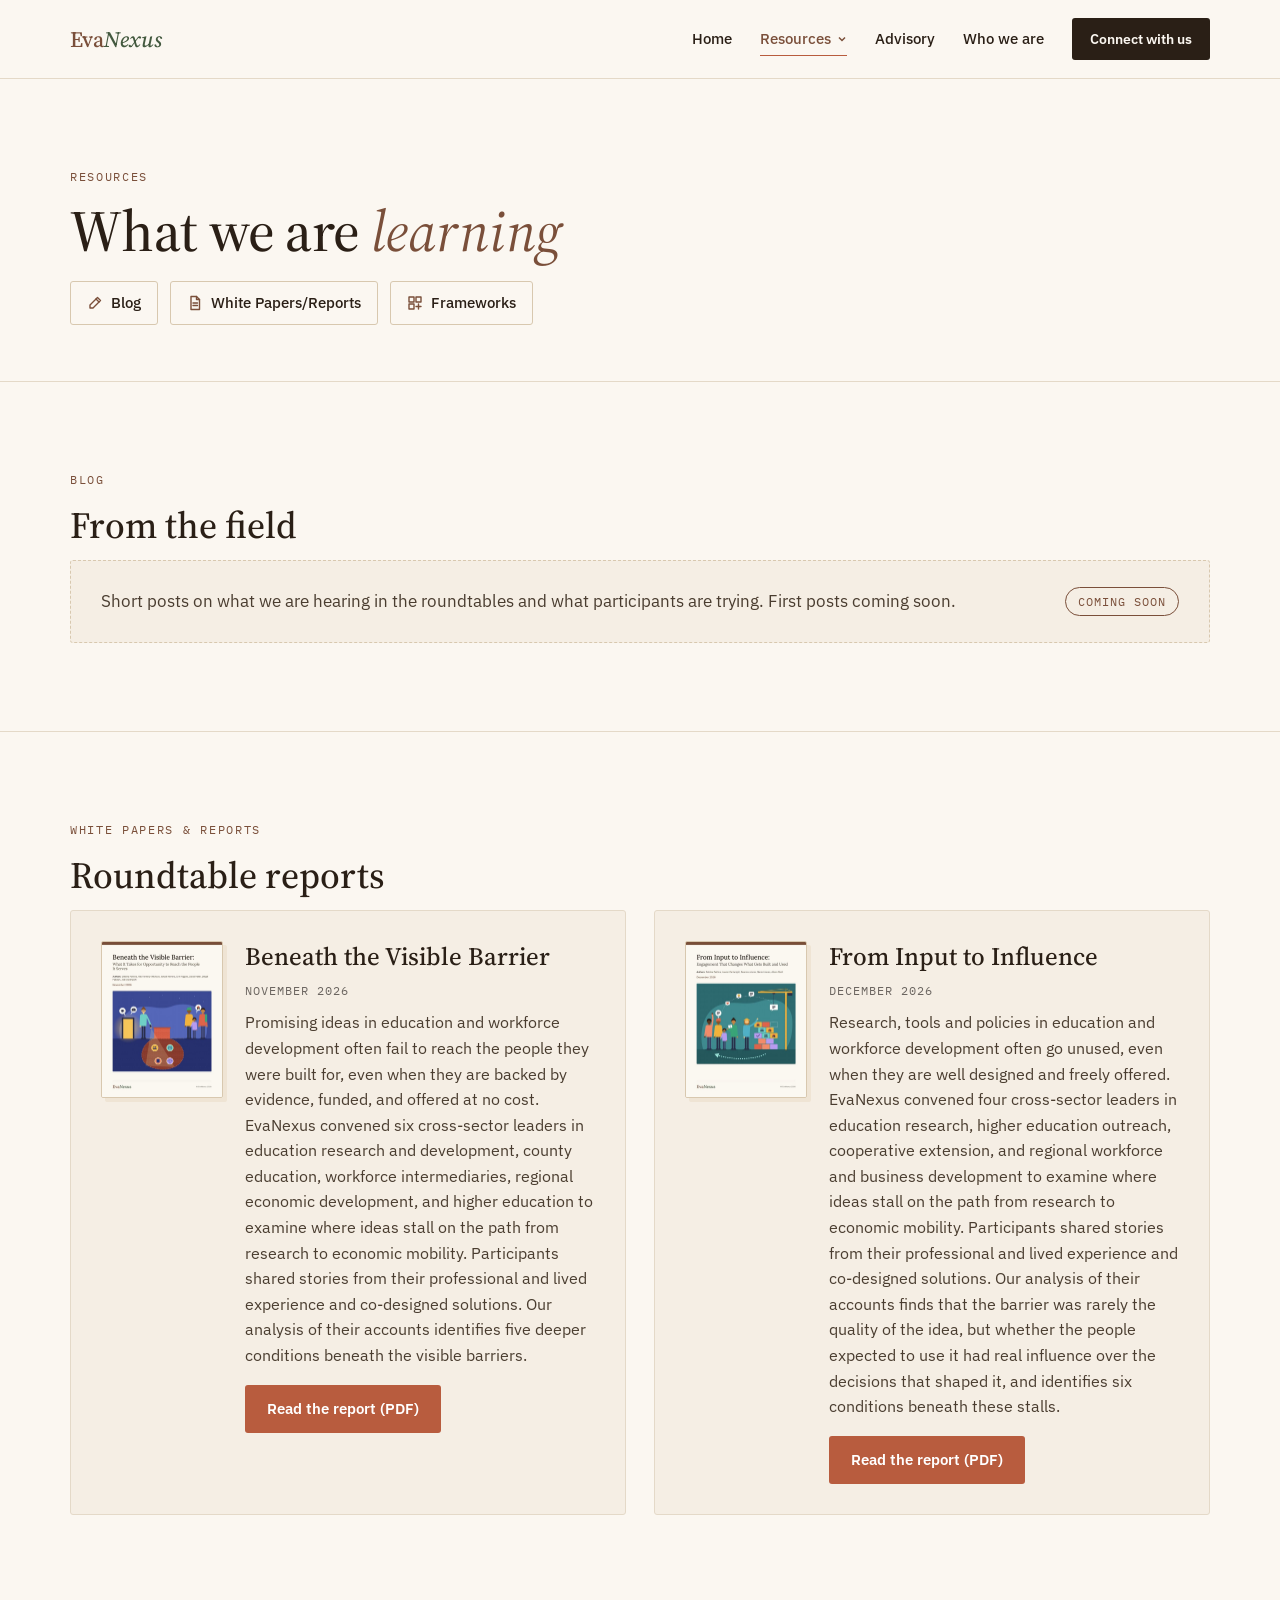
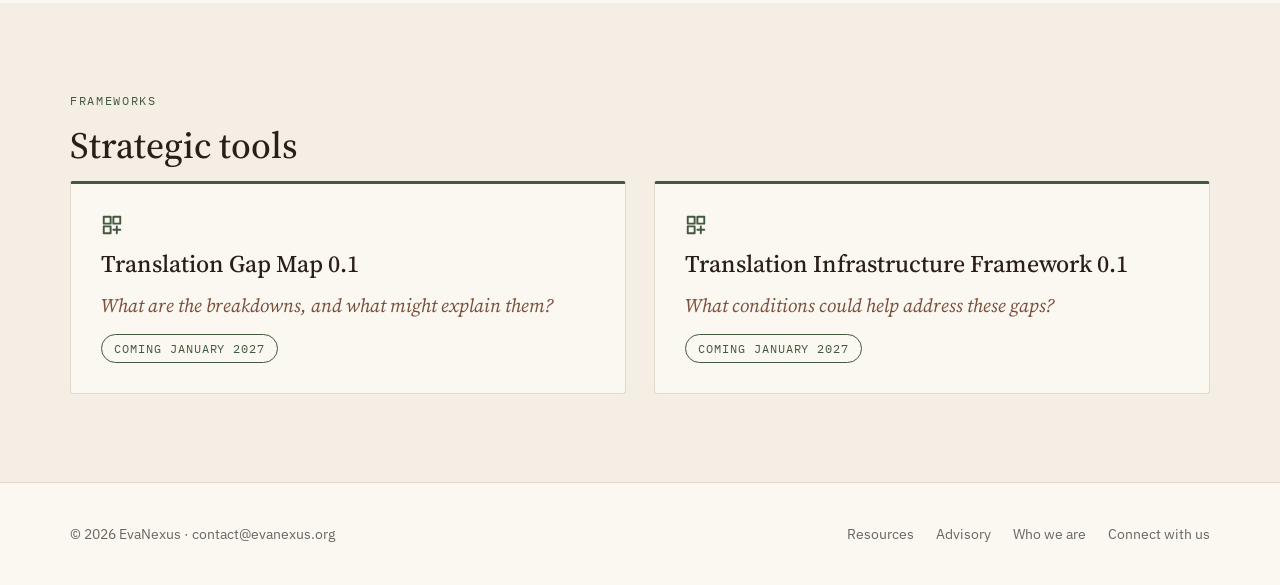
<file: resources.html>
<!doctype html>
<html lang="en">
<head>
<meta charset="utf-8">
<meta name="viewport" content="width=device-width, initial-scale=1">
<title>Resources | EvaNexus</title>
<meta name="description" content="EvaNexus builds shared knowledge about where promising education and workforce ideas stall between research and economic mobility, and what helps them move.">
<meta property="og:title" content="Resources | EvaNexus">
<meta property="og:description" content="EvaNexus builds shared knowledge about where promising education and workforce ideas stall between research and economic mobility, and what helps them move.">
<meta property="og:image" content="https://evanexus.org/images/evanexus-share.png">
<meta property="og:url" content="https://evanexus.org/resources">
<meta property="og:type" content="website">
<meta name="twitter:card" content="summary_large_image">
<link rel="icon" href="images/favicon.svg" type="image/svg+xml">
<link rel="preconnect" href="https://fonts.googleapis.com">
<link rel="preconnect" href="https://fonts.gstatic.com" crossorigin>
<link rel="stylesheet" href="https://fonts.googleapis.com/css2?family=Source+Serif+4:ital,opsz,wght@0,8..60,400..600;1,8..60,400..600&amp;family=IBM+Plex+Sans:wght@400;500;600&amp;family=IBM+Plex+Mono:wght@400;500&amp;display=swap">
<link rel="stylesheet" href="site.css">
</head>
<body>
<div style="background: #FBF7F1; color: #2A1F16; font-family: 'IBM Plex Sans', -apple-system, 'Segoe UI', sans-serif; font-size: 16px; line-height: 1.6">

<header style="position: sticky; top: 0; z-index: 10; background: #FBF7F1; border-bottom: 1px solid #E4D9C8">
<nav aria-label="Main" style="max-width: 1140px; margin: 0 auto; padding: 18px clamp(20px, 5vw, 64px); display: flex; flex-wrap: wrap; align-items: center; justify-content: space-between; gap: 16px">
<a href="index.html" style="font-family: 'Source Serif 4', Georgia, serif; font-weight: 500; font-size: 22px; color: #7A4F3A; text-decoration: none">Eva<span style="font-style: italic; color: #43593F">Nexus</span></a>
<div style="display: flex; flex-wrap: wrap; align-items: center; gap: 28px; font-size: 15px; font-weight: 500">
<a href="index.html" style="color: #2A1F16; text-decoration: none; padding: 4px 0">Home</a>
<div class="enx-dd" style="position: relative">
<a href="resources.html" aria-haspopup="true" style="display: inline-flex; align-items: center; gap: 6px; color: #7A4F3A; text-decoration: none; padding: 4px 0; border-bottom: 1.5px solid #B85C3E;">Resources <svg width="10" height="10" viewBox="0 0 10 10" fill="none" stroke="currentColor" stroke-width="1.5" aria-hidden="true"><path d="M2 3.5l3 3 3-3"></path></svg></a>
<div class="enx-menu" style="position: absolute; top: 100%; left: -14px; padding-top: 10px; z-index: 20">
<div style="display: flex; flex-direction: column; min-width: 230px; background: #FBF7F1; border: 1px solid #E4D9C8; border-radius: 3px; box-shadow: 0 8px 24px rgba(42, 31, 22, 0.1); padding: 6px">
<a href="resources.html#blog" style="display: flex; align-items: center; gap: 10px; padding: 10px 14px; border-radius: 3px; color: #2A1F16; text-decoration: none; font-size: 15px; font-weight: 500; white-space: nowrap"><svg width="16" height="16" viewBox="0 0 16 16" fill="none" stroke="#7A4F3A" stroke-width="1.4" stroke-linecap="round" stroke-linejoin="round" aria-hidden="true"><path d="M10.5 2.5l3 3L6 13H3v-3z"></path><path d="M9 4l3 3"></path></svg>Blog</a>
<a href="resources.html#reports" style="display: flex; align-items: center; gap: 10px; padding: 10px 14px; border-radius: 3px; color: #2A1F16; text-decoration: none; font-size: 15px; font-weight: 500; white-space: nowrap"><svg width="16" height="16" viewBox="0 0 16 16" fill="none" stroke="#7A4F3A" stroke-width="1.4" stroke-linecap="round" stroke-linejoin="round" aria-hidden="true"><path d="M4 1.5h5.5L12.5 4.5V14.5H4z"></path><path d="M9.5 1.5v3h3M6 8h4.5M6 10.5h4.5"></path></svg>White Papers/Reports</a>
<a href="resources.html#frameworks" style="display: flex; align-items: center; gap: 10px; padding: 10px 14px; border-radius: 3px; color: #2A1F16; text-decoration: none; font-size: 15px; font-weight: 500; white-space: nowrap"><svg width="16" height="16" viewBox="0 0 16 16" fill="none" stroke="#7A4F3A" stroke-width="1.4" stroke-linecap="round" stroke-linejoin="round" aria-hidden="true"><rect x="2" y="2" width="5" height="5"></rect><rect x="9" y="2" width="5" height="5"></rect><rect x="2" y="9" width="5" height="5"></rect><path d="M11.5 9v5M9 11.5h5"></path></svg>Frameworks</a>
</div>
</div>
</div>
<a href="advisory.html" style="color: #2A1F16; text-decoration: none; padding: 4px 0">Advisory</a>
<a href="who-we-are.html" style="color: #2A1F16; text-decoration: none; padding: 4px 0">Who we are</a>
<a href="connect.html" style="background: #2A1F16; color: #FBF7F1; text-decoration: none; padding: 10px 18px; border-radius: 3px; font-weight: 600; font-size: 14px">Connect with us</a>
</div>
</nav>
</header>

<section style="padding: clamp(52px, 7vw, 88px) 0 clamp(32px, 5vw, 56px); border-bottom: 1px solid #E4D9C8">
<div style="max-width: 1140px; margin: 0 auto; padding: 0 clamp(20px, 5vw, 64px)">
<p style="margin: 0 0 14px; font-family: 'IBM Plex Mono', ui-monospace, monospace; font-size: 12px; letter-spacing: 0.14em; text-transform: uppercase; color: #7A4F3A">Resources</p>
<h1 style="margin: 0 0 20px; font-family: 'Source Serif 4', Georgia, serif; font-weight: 500; font-size: clamp(38px, 5vw, 58px); line-height: 1.05; letter-spacing: -0.01em; color: #2A1F16">What we are <em style="font-weight: 400; color: #7A4F3A">learning</em></h1>

<div style="display: flex; flex-wrap: wrap; gap: 12px">
<a href="#blog" style="display: inline-flex; align-items: center; gap: 8px; padding: 9px 16px; border: 1px solid #D8C8AF; border-radius: 3px; color: #2A1F16; text-decoration: none; font-weight: 500; font-size: 15px"><svg width="16" height="16" viewBox="0 0 16 16" fill="none" stroke="#7A4F3A" stroke-width="1.4" stroke-linecap="round" stroke-linejoin="round" aria-hidden="true"><path d="M10.5 2.5l3 3L6 13H3v-3z"></path><path d="M9 4l3 3"></path></svg>Blog</a>
<a href="#reports" style="display: inline-flex; align-items: center; gap: 8px; padding: 9px 16px; border: 1px solid #D8C8AF; border-radius: 3px; color: #2A1F16; text-decoration: none; font-weight: 500; font-size: 15px"><svg width="16" height="16" viewBox="0 0 16 16" fill="none" stroke="#7A4F3A" stroke-width="1.4" stroke-linecap="round" stroke-linejoin="round" aria-hidden="true"><path d="M4 1.5h5.5L12.5 4.5V14.5H4z"></path><path d="M9.5 1.5v3h3M6 8h4.5M6 10.5h4.5"></path></svg>White Papers/Reports</a>
<a href="#frameworks" style="display: inline-flex; align-items: center; gap: 8px; padding: 9px 16px; border: 1px solid #D8C8AF; border-radius: 3px; color: #2A1F16; text-decoration: none; font-weight: 500; font-size: 15px"><svg width="16" height="16" viewBox="0 0 16 16" fill="none" stroke="#7A4F3A" stroke-width="1.4" stroke-linecap="round" stroke-linejoin="round" aria-hidden="true"><rect x="2" y="2" width="5" height="5"></rect><rect x="9" y="2" width="5" height="5"></rect><rect x="2" y="9" width="5" height="5"></rect><path d="M11.5 9v5M9 11.5h5"></path></svg>Frameworks</a>
</div>
</div>
</section>

<section id="blog" style="padding: clamp(56px, 8vw, 88px) 0; border-bottom: 1px solid #E4D9C8; scroll-margin-top: 80px">
<div style="max-width: 1140px; margin: 0 auto; padding: 0 clamp(20px, 5vw, 64px)">
<p style="margin: 0 0 14px; font-family: 'IBM Plex Mono', ui-monospace, monospace; font-size: 12px; letter-spacing: 0.14em; text-transform: uppercase; color: #7A4F3A">Blog</p>
<h2 style="margin: 0 0 14px; font-family: 'Source Serif 4', Georgia, serif; font-weight: 500; font-size: clamp(28px, 3vw, 37px); line-height: 1.15; color: #2A1F16">From the field</h2>
<div style="display: flex; flex-wrap: wrap; align-items: center; justify-content: space-between; gap: 16px 32px; padding: 26px 30px; background: #F5EEE4; border: 1px dashed #D8C8AF; border-radius: 3px">
<p style="margin: 0; flex: 1 1 360px; min-width: 0; font-size: 17px; color: #4A3D30">Short posts on what we are hearing in the roundtables and what participants are trying. First posts coming soon.</p>
<p style="margin: 0; align-self: flex-start; font-family: 'IBM Plex Mono', ui-monospace, monospace; font-size: 12px; letter-spacing: 0.08em; text-transform: uppercase; color: #7A4F3A; border: 1px solid #7A4F3A; border-radius: 999px; padding: 4px 12px">Coming soon</p>
</div>
</div>
</section>

<section id="reports" style="padding: clamp(56px, 8vw, 88px) 0; scroll-margin-top: 80px">
<div style="max-width: 1140px; margin: 0 auto; padding: 0 clamp(20px, 5vw, 64px)">
<p style="margin: 0 0 14px; font-family: 'IBM Plex Mono', ui-monospace, monospace; font-size: 12px; letter-spacing: 0.14em; text-transform: uppercase; color: #7A4F3A">White papers &amp; reports</p>
<h2 style="margin: 0 0 14px; font-family: 'Source Serif 4', Georgia, serif; font-weight: 500; font-size: clamp(28px, 3vw, 37px); line-height: 1.15; color: #2A1F16">Roundtable reports</h2>

<div style="display: grid; grid-template-columns: repeat(auto-fit, minmax(320px, 1fr)); gap: 28px">
<article style="display: flex; flex-wrap: wrap; align-items: flex-start; gap: 24px; padding: 30px; background: #F5EEE4; border: 1px solid #E4D9C8; border-radius: 3px">
<a href="reports/beneath-the-visible-barrier.pdf" target="_blank" rel="noopener" style="flex: 0 0 120px; display: block; line-height: 0"><img src="images/beneath-the-visible-barrier-cover.jpg" alt="Cover of the report Beneath the Visible Barrier" width="120" height="155" style="display: block; width: 120px; height: auto; border: 1px solid #D8C8AF; border-radius: 2px; box-shadow: 4px 4px 0 #EFE4D4"></a>
<div style="flex: 1 1 220px; min-width: 0; display: flex; flex-direction: column; gap: 10px">

<h2 style="margin: 0; font-family: 'Source Serif 4', Georgia, serif; font-weight: 500; font-size: 25px; line-height: 1.2; color: #2A1F16">Beneath the Visible Barrier</h2>
<p style="margin: 0; font-family: 'IBM Plex Mono', ui-monospace, monospace; font-size: 12px; letter-spacing: 0.08em; text-transform: uppercase; color: #6B6560">November 2026</p>
<p style="margin: 0; color: #4A3D30">Promising ideas in education and workforce development often fail to reach the people they were built for, even when they are backed by evidence, funded, and offered at no cost. EvaNexus convened six cross-sector leaders in education research and development, county education, workforce intermediaries, regional economic development, and higher education to examine where ideas stall on the path from research to economic mobility. Participants shared stories from their professional and lived experience and co-designed solutions. Our analysis of their accounts identifies five deeper conditions beneath the visible barriers.</p>
<a href="reports/beneath-the-visible-barrier.pdf" target="_blank" rel="noopener" style="align-self: flex-start; margin-top: 6px; background: #B85C3E; color: #FFFFFF; text-decoration: none; padding: 12px 22px; border-radius: 3px; font-weight: 600; font-size: 15px">Read the report (PDF)</a>
</div>
</article>

<article style="display: flex; flex-wrap: wrap; align-items: flex-start; gap: 24px; padding: 30px; background: #F5EEE4; border: 1px solid #E4D9C8; border-radius: 3px">
<a href="reports/from-input-to-influence.pdf" target="_blank" rel="noopener" style="flex: 0 0 120px; display: block; line-height: 0"><img src="images/from-input-to-influence-cover.jpg" alt="Cover of the report From Input to Influence" width="120" height="155" style="display: block; width: 120px; height: auto; border: 1px solid #D8C8AF; border-radius: 2px; box-shadow: 4px 4px 0 #EFE4D4"></a>
<div style="flex: 1 1 220px; min-width: 0; display: flex; flex-direction: column; gap: 10px">

<h2 style="margin: 0; font-family: 'Source Serif 4', Georgia, serif; font-weight: 500; font-size: 25px; line-height: 1.2; color: #2A1F16">From Input to Influence</h2>
<p style="margin: 0; font-family: 'IBM Plex Mono', ui-monospace, monospace; font-size: 12px; letter-spacing: 0.08em; text-transform: uppercase; color: #6B6560">December 2026</p>
<p style="margin: 0; color: #4A3D30">Research, tools and policies in education and workforce development often go unused, even when they are well designed and freely offered. EvaNexus convened four cross-sector leaders in education research, higher education outreach, cooperative extension, and regional workforce and business development to examine where ideas stall on the path from research to economic mobility. Participants shared stories from their professional and lived experience and co-designed solutions. Our analysis of their accounts finds that the barrier was rarely the quality of the idea, but whether the people expected to use it had real influence over the decisions that shaped it, and identifies six conditions beneath these stalls.</p>
<a href="reports/from-input-to-influence.pdf" target="_blank" rel="noopener" style="align-self: flex-start; margin-top: 6px; background: #B85C3E; color: #FFFFFF; text-decoration: none; padding: 12px 22px; border-radius: 3px; font-weight: 600; font-size: 15px">Read the report (PDF)</a>
</div>
</article>
</div>
</div>
</section>

<section id="frameworks" style="background: #F5EEE4; padding: clamp(56px, 8vw, 88px) 0; scroll-margin-top: 80px">
<div style="max-width: 1140px; margin: 0 auto; padding: 0 clamp(20px, 5vw, 64px)">
<p style="margin: 0 0 14px; font-family: 'IBM Plex Mono', ui-monospace, monospace; font-size: 12px; letter-spacing: 0.14em; text-transform: uppercase; color: #43593F">Frameworks</p>
<h2 style="margin: 0 0 14px; font-family: 'Source Serif 4', Georgia, serif; font-weight: 500; font-size: clamp(28px, 3vw, 37px); line-height: 1.15; color: #2A1F16">Strategic tools</h2>

<div style="display: grid; grid-template-columns: repeat(auto-fit, minmax(320px, 1fr)); gap: 28px">
<article style="display: flex; flex-direction: column; gap: 14px; padding: 30px; background: #FBF7F1; border: 1px solid #E4D9C8; border-top: 3px solid #43593F; border-radius: 3px">
<svg width="22" height="22" viewBox="0 0 16 16" fill="none" stroke="#43593F" stroke-width="1.4" stroke-linecap="round" stroke-linejoin="round" aria-hidden="true"><rect x="2" y="2" width="5" height="5"></rect><rect x="9" y="2" width="5" height="5"></rect><rect x="2" y="9" width="5" height="5"></rect><path d="M11.5 9v5M9 11.5h5"></path></svg>
<h3 style="margin: 0; font-family: 'Source Serif 4', Georgia, serif; font-weight: 500; font-size: 24px; line-height: 1.2; color: #2A1F16">Translation Gap Map 0.1</h3>
<p style="margin: 0; font-family: 'Source Serif 4', Georgia, serif; font-style: italic; font-size: 19px; line-height: 1.45; color: #7A4F3A">What are the breakdowns, and what might explain them?</p>
<p style="margin: 0; align-self: flex-start; font-family: 'IBM Plex Mono', ui-monospace, monospace; font-size: 12px; letter-spacing: 0.08em; text-transform: uppercase; color: #43593F; border: 1px solid #43593F; border-radius: 999px; padding: 4px 12px">Coming January 2027</p>
</article>
<article style="display: flex; flex-direction: column; gap: 14px; padding: 30px; background: #FBF7F1; border: 1px solid #E4D9C8; border-top: 3px solid #43593F; border-radius: 3px">
<svg width="22" height="22" viewBox="0 0 16 16" fill="none" stroke="#43593F" stroke-width="1.4" stroke-linecap="round" stroke-linejoin="round" aria-hidden="true"><rect x="2" y="2" width="5" height="5"></rect><rect x="9" y="2" width="5" height="5"></rect><rect x="2" y="9" width="5" height="5"></rect><path d="M11.5 9v5M9 11.5h5"></path></svg>
<h3 style="margin: 0; font-family: 'Source Serif 4', Georgia, serif; font-weight: 500; font-size: 24px; line-height: 1.2; color: #2A1F16">Translation Infrastructure Framework 0.1</h3>
<p style="margin: 0; font-family: 'Source Serif 4', Georgia, serif; font-style: italic; font-size: 19px; line-height: 1.45; color: #7A4F3A">What conditions could help address these gaps?</p>
<p style="margin: 0; align-self: flex-start; font-family: 'IBM Plex Mono', ui-monospace, monospace; font-size: 12px; letter-spacing: 0.08em; text-transform: uppercase; color: #43593F; border: 1px solid #43593F; border-radius: 999px; padding: 4px 12px">Coming January 2027</p>
</article>
</div>
</div>
</section>

<footer style="border-top: 1px solid #E4D9C8; padding: 40px 0">
<div style="max-width: 1140px; margin: 0 auto; padding: 0 clamp(20px, 5vw, 64px); display: flex; flex-wrap: wrap; align-items: center; justify-content: space-between; gap: 16px; font-size: 14px; color: #6B6560">
<span>© 2026 EvaNexus · <a href="mailto:contact@evanexus.org" style="color: #6B6560; text-decoration: none">contact@evanexus.org</a></span>
<div style="display: flex; flex-wrap: wrap; gap: 22px">
<a href="resources.html" style="color: #6B6560; text-decoration: none">Resources</a>
<a href="advisory.html" style="color: #6B6560; text-decoration: none">Advisory</a>
<a href="who-we-are.html" style="color: #6B6560; text-decoration: none">Who we are</a>
<a href="connect.html" style="color: #6B6560; text-decoration: none">Connect with us</a>
</div>
</div>
</footer>

</div>
</body>
</html>
</file>
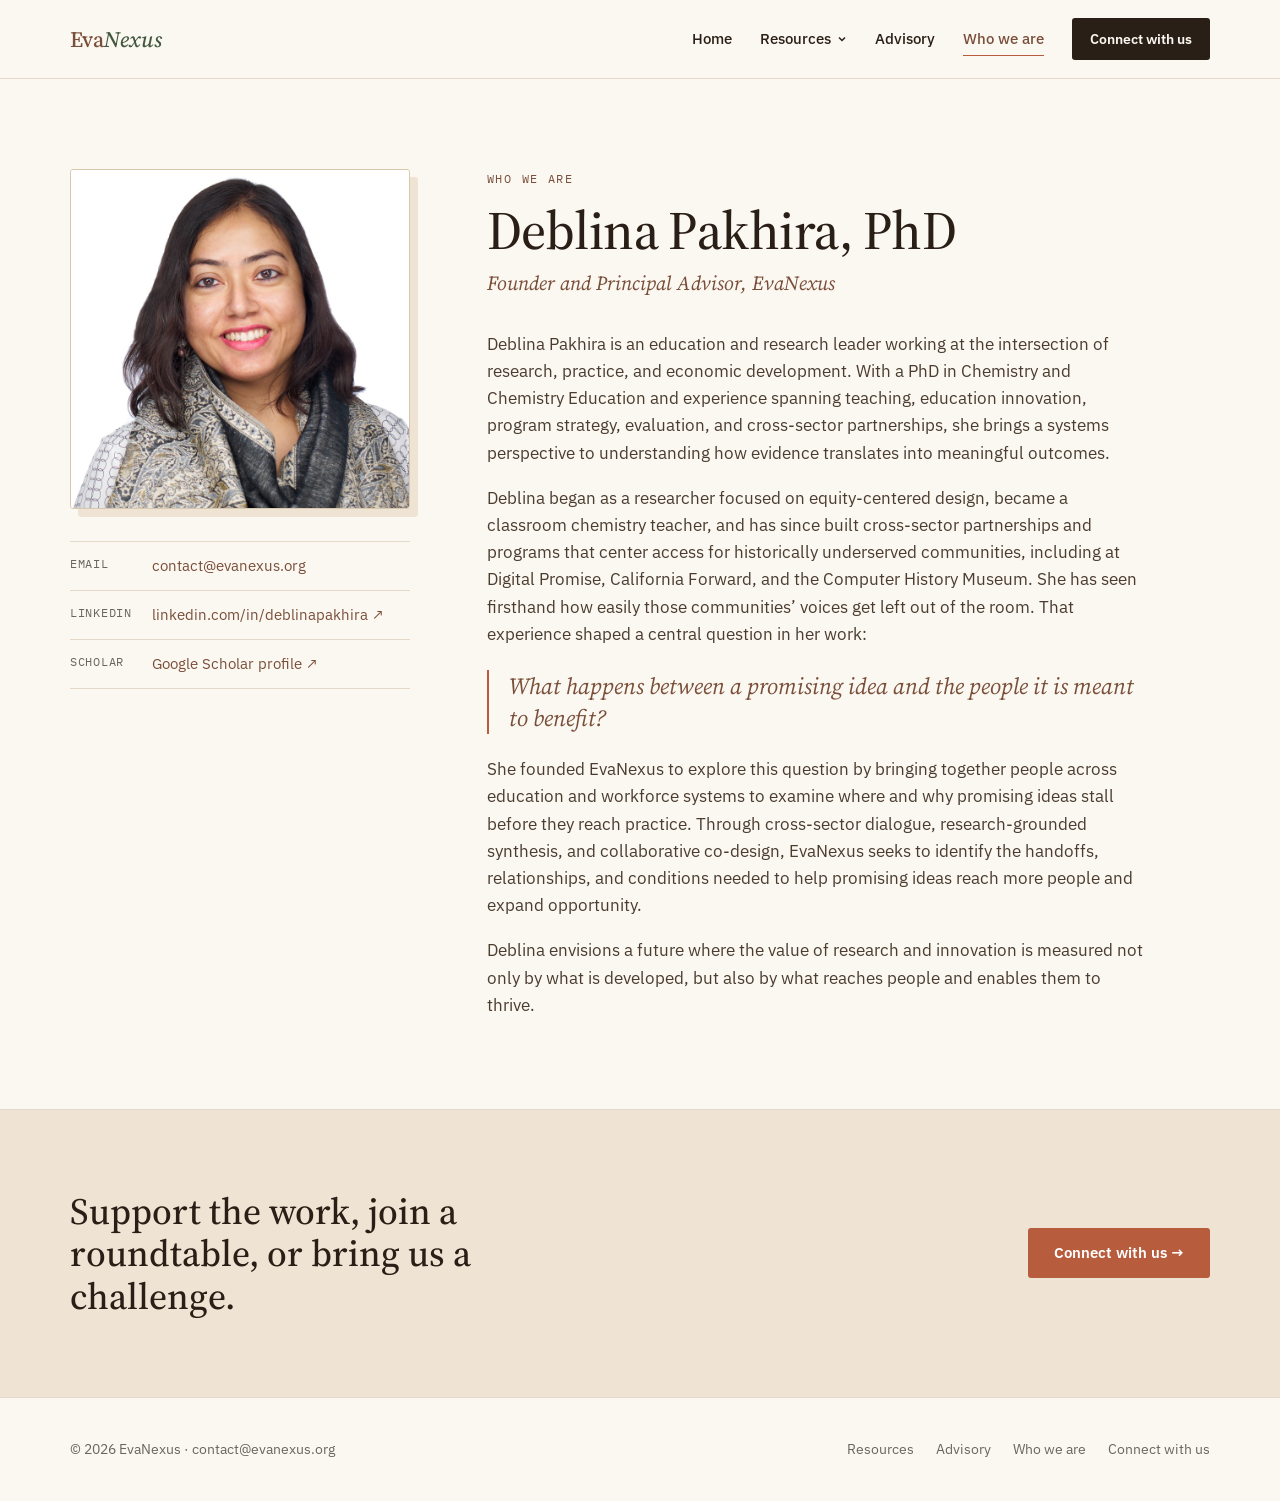
<file: who-we-are.html>
<!doctype html>
<html lang="en">
<head>
<meta charset="utf-8">
<meta name="viewport" content="width=device-width, initial-scale=1">
<title>Who we are | EvaNexus</title>
<meta name="description" content="EvaNexus builds shared knowledge about where promising education and workforce ideas stall between research and economic mobility, and what helps them move.">
<meta property="og:title" content="Who we are | EvaNexus">
<meta property="og:description" content="EvaNexus builds shared knowledge about where promising education and workforce ideas stall between research and economic mobility, and what helps them move.">
<meta property="og:image" content="https://evanexus.org/images/evanexus-share.png">
<meta property="og:url" content="https://evanexus.org/who-we-are">
<meta property="og:type" content="website">
<meta name="twitter:card" content="summary_large_image">
<link rel="icon" href="images/favicon.svg" type="image/svg+xml">
<link rel="preconnect" href="https://fonts.googleapis.com">
<link rel="preconnect" href="https://fonts.gstatic.com" crossorigin>
<link rel="stylesheet" href="https://fonts.googleapis.com/css2?family=Source+Serif+4:ital,opsz,wght@0,8..60,400..600;1,8..60,400..600&amp;family=IBM+Plex+Sans:wght@400;500;600&amp;family=IBM+Plex+Mono:wght@400;500&amp;display=swap">
<link rel="stylesheet" href="site.css">
</head>
<body>
<div style="background: #FBF7F1; color: #2A1F16; font-family: 'IBM Plex Sans', -apple-system, 'Segoe UI', sans-serif; font-size: 16px; line-height: 1.6">

<header style="position: sticky; top: 0; z-index: 10; background: #FBF7F1; border-bottom: 1px solid #E4D9C8">
<nav aria-label="Main" style="max-width: 1140px; margin: 0 auto; padding: 18px clamp(20px, 5vw, 64px); display: flex; flex-wrap: wrap; align-items: center; justify-content: space-between; gap: 16px">
<a href="index.html" style="font-family: 'Source Serif 4', Georgia, serif; font-weight: 500; font-size: 22px; color: #7A4F3A; text-decoration: none">Eva<span style="font-style: italic; color: #43593F">Nexus</span></a>
<div style="display: flex; flex-wrap: wrap; align-items: center; gap: 28px; font-size: 15px; font-weight: 500">
<a href="index.html" style="color: #2A1F16; text-decoration: none; padding: 4px 0">Home</a>
<div class="enx-dd" style="position: relative">
<a href="resources.html" aria-haspopup="true" style="display: inline-flex; align-items: center; gap: 6px; color: #2A1F16; text-decoration: none; padding: 4px 0;">Resources <svg width="10" height="10" viewBox="0 0 10 10" fill="none" stroke="currentColor" stroke-width="1.5" aria-hidden="true"><path d="M2 3.5l3 3 3-3"></path></svg></a>
<div class="enx-menu" style="position: absolute; top: 100%; left: -14px; padding-top: 10px; z-index: 20">
<div style="display: flex; flex-direction: column; min-width: 230px; background: #FBF7F1; border: 1px solid #E4D9C8; border-radius: 3px; box-shadow: 0 8px 24px rgba(42, 31, 22, 0.1); padding: 6px">
<a href="resources.html#blog" style="display: flex; align-items: center; gap: 10px; padding: 10px 14px; border-radius: 3px; color: #2A1F16; text-decoration: none; font-size: 15px; font-weight: 500; white-space: nowrap"><svg width="16" height="16" viewBox="0 0 16 16" fill="none" stroke="#7A4F3A" stroke-width="1.4" stroke-linecap="round" stroke-linejoin="round" aria-hidden="true"><path d="M10.5 2.5l3 3L6 13H3v-3z"></path><path d="M9 4l3 3"></path></svg>Blog</a>
<a href="resources.html#reports" style="display: flex; align-items: center; gap: 10px; padding: 10px 14px; border-radius: 3px; color: #2A1F16; text-decoration: none; font-size: 15px; font-weight: 500; white-space: nowrap"><svg width="16" height="16" viewBox="0 0 16 16" fill="none" stroke="#7A4F3A" stroke-width="1.4" stroke-linecap="round" stroke-linejoin="round" aria-hidden="true"><path d="M4 1.5h5.5L12.5 4.5V14.5H4z"></path><path d="M9.5 1.5v3h3M6 8h4.5M6 10.5h4.5"></path></svg>White Papers/Reports</a>
<a href="resources.html#frameworks" style="display: flex; align-items: center; gap: 10px; padding: 10px 14px; border-radius: 3px; color: #2A1F16; text-decoration: none; font-size: 15px; font-weight: 500; white-space: nowrap"><svg width="16" height="16" viewBox="0 0 16 16" fill="none" stroke="#7A4F3A" stroke-width="1.4" stroke-linecap="round" stroke-linejoin="round" aria-hidden="true"><rect x="2" y="2" width="5" height="5"></rect><rect x="9" y="2" width="5" height="5"></rect><rect x="2" y="9" width="5" height="5"></rect><path d="M11.5 9v5M9 11.5h5"></path></svg>Frameworks</a>
</div>
</div>
</div>
<a href="advisory.html" style="color: #2A1F16; text-decoration: none; padding: 4px 0">Advisory</a>
<a href="who-we-are.html" style="color: #7A4F3A; text-decoration: none; border-bottom: 1.5px solid #B85C3E; padding: 4px 0">Who we are</a>
<a href="connect.html" style="background: #2A1F16; color: #FBF7F1; text-decoration: none; padding: 10px 18px; border-radius: 3px; font-weight: 600; font-size: 14px">Connect with us</a>
</div>
</nav>
</header>

<section style="padding: clamp(52px, 7vw, 96px) 0">
<div style="max-width: 1140px; margin: 0 auto; padding: 0 clamp(20px, 5vw, 64px); display: flex; flex-wrap: wrap; align-items: flex-start; gap: clamp(36px, 6vw, 80px)">
<div style="flex: 0 1 340px; min-width: 0">
<img src="images/deblina-pakhira.jpg" alt="Deblina Pakhira, PhD, Founder and Principal Advisor of EvaNexus" style="display: block; width: 100%; max-width: 340px; aspect-ratio: 1 / 1; object-fit: cover; box-sizing: border-box; border: 1px solid #D8C8AF; border-radius: 3px; box-shadow: 8px 8px 0 #EFE4D4">
<div style="margin-top: 32px; display: flex; flex-direction: column; border-top: 1px solid #E4D9C8">
<p style="margin: 0; padding: 12px 0; border-bottom: 1px solid #E4D9C8; font-size: 15px; display: flex; flex-wrap: wrap; gap: 4px 12px"><span style="font-family: 'IBM Plex Mono', ui-monospace, monospace; font-size: 12px; letter-spacing: 0.06em; text-transform: uppercase; color: #6B6560; min-width: 70px">Email</span><a href="mailto:contact@evanexus.org" style="color: #7A4F3A; text-decoration: none">contact@evanexus.org</a></p>
<p style="margin: 0; padding: 12px 0; border-bottom: 1px solid #E4D9C8; font-size: 15px; display: flex; flex-wrap: wrap; gap: 4px 12px"><span style="font-family: 'IBM Plex Mono', ui-monospace, monospace; font-size: 12px; letter-spacing: 0.06em; text-transform: uppercase; color: #6B6560; min-width: 70px">LinkedIn</span><a href="https://www.linkedin.com/in/deblinapakhira/" target="_blank" rel="noopener" style="color: #7A4F3A; text-decoration: none">linkedin.com/in/deblinapakhira ↗</a></p>
<p style="margin: 0; padding: 12px 0; border-bottom: 1px solid #E4D9C8; font-size: 15px; display: flex; flex-wrap: wrap; gap: 4px 12px"><span style="font-family: 'IBM Plex Mono', ui-monospace, monospace; font-size: 12px; letter-spacing: 0.06em; text-transform: uppercase; color: #6B6560; min-width: 70px">Scholar</span><a href="https://scholar.google.com/citations?user=l3Mzb8AAAAAJ&amp;hl=en" target="_blank" rel="noopener" style="color: #7A4F3A; text-decoration: none">Google Scholar profile ↗</a></p>
</div>
</div>
<div style="flex: 1 1 480px; min-width: 0">
<p style="margin: 0 0 14px; font-family: 'IBM Plex Mono', ui-monospace, monospace; font-size: 12px; letter-spacing: 0.14em; text-transform: uppercase; color: #7A4F3A">Who we are</p>
<h1 style="margin: 0 0 8px; font-family: 'Source Serif 4', Georgia, serif; font-weight: 500; font-size: clamp(36px, 4.6vw, 54px); line-height: 1.05; letter-spacing: -0.01em; color: #2A1F16">Deblina Pakhira, PhD</h1>
<p style="margin: 0 0 32px; font-family: 'Source Serif 4', Georgia, serif; font-style: italic; font-size: 20px; color: #7A4F3A">Founder and Principal Advisor, EvaNexus</p>
<div style="display: flex; flex-direction: column; gap: 18px; max-width: 66ch">
<p style="margin: 0; font-size: 17px; color: #4A3D30">Deblina Pakhira is an education and research leader working at the intersection of research, practice, and economic development. With a PhD in Chemistry and Chemistry Education and experience spanning teaching, education innovation, program strategy, evaluation, and cross-sector partnerships, she brings a systems perspective to understanding how evidence translates into meaningful outcomes.</p>
<p style="margin: 0; font-size: 17px; color: #4A3D30">Deblina began as a researcher focused on equity-centered design, became a classroom chemistry teacher, and has since built cross-sector partnerships and programs that center access for historically underserved communities, including at Digital Promise, California Forward, and the Computer History Museum. She has seen firsthand how easily those communities’ voices get left out of the room. That experience shaped a central question in her work:</p>
<p style="margin: 4px 0; padding-left: 20px; border-left: 2px solid #B85C3E; font-family: 'Source Serif 4', Georgia, serif; font-style: italic; font-size: 23px; line-height: 1.4; color: #7A4F3A">What happens between a promising idea and the people it is meant to benefit?</p>
<p style="margin: 0; font-size: 17px; color: #4A3D30">She founded EvaNexus to explore this question by bringing together people across education and workforce systems to examine where and why promising ideas stall before they reach practice. Through cross-sector dialogue, research-grounded synthesis, and collaborative co-design, EvaNexus seeks to identify the handoffs, relationships, and conditions needed to help promising ideas reach more people and expand opportunity.</p>
<p style="margin: 0; font-size: 17px; color: #4A3D30">Deblina envisions a future where the value of research and innovation is measured not only by what is developed, but also by what reaches people and enables them to thrive.</p>
</div>
</div>
</div>
</section>

<section style="background: #EFE4D4; border-top: 1px solid #E4D9C8; padding: clamp(48px, 7vw, 80px) 0">
<div style="max-width: 1140px; margin: 0 auto; padding: 0 clamp(20px, 5vw, 64px); display: flex; flex-wrap: wrap; align-items: center; justify-content: space-between; gap: 28px">
<h2 style="margin: 0; max-width: 24ch; font-family: 'Source Serif 4', Georgia, serif; font-weight: 500; font-size: clamp(28px, 3vw, 37px); line-height: 1.15; color: #2A1F16">Support the work, join a roundtable, or bring us a challenge.</h2>
<a href="connect.html" style="background: #B85C3E; color: #FFFFFF; text-decoration: none; padding: 13px 26px; border-radius: 3px; font-weight: 600; font-size: 15px">Connect with us →</a>
</div>
</section>

<footer style="border-top: 1px solid #E4D9C8; padding: 40px 0">
<div style="max-width: 1140px; margin: 0 auto; padding: 0 clamp(20px, 5vw, 64px); display: flex; flex-wrap: wrap; align-items: center; justify-content: space-between; gap: 16px; font-size: 14px; color: #6B6560">
<span>© 2026 EvaNexus · <a href="mailto:contact@evanexus.org" style="color: #6B6560; text-decoration: none">contact@evanexus.org</a></span>
<div style="display: flex; flex-wrap: wrap; gap: 22px">
<a href="resources.html" style="color: #6B6560; text-decoration: none">Resources</a>
<a href="advisory.html" style="color: #6B6560; text-decoration: none">Advisory</a>
<a href="who-we-are.html" style="color: #6B6560; text-decoration: none">Who we are</a>
<a href="connect.html" style="color: #6B6560; text-decoration: none">Connect with us</a>
</div>
</div>
</footer>

</div>
</body>
</html>
</file>
<file: site.css>
/* EvaNexus site-wide styles. Page layout styles are inline in each page. */
html{scroll-behavior:smooth}
body{margin:0;background:#FBF7F1}
a{color:#7A4F3A}a:hover{color:#B85C3E}
a:focus-visible{outline:2px solid #B85C3E;outline-offset:3px}
img{max-width:100%}
@media (prefers-reduced-motion: reduce){html{scroll-behavior:auto}}

/* Resources dropdown in the main menu */
.enx-menu{visibility:hidden;opacity:0;transition:opacity .15s ease}
.enx-dd:hover .enx-menu,.enx-dd:focus-within .enx-menu{visibility:visible;opacity:1}
.enx-menu a:hover,.enx-menu a:focus-visible{background:#F5EEE4;color:#7A4F3A}

/* Advisory: on wide screens, center the fourth challenge under the first three */
@media (min-width: 1140px){.enx-center-last{grid-column:2;grid-row:2}}
</file>
